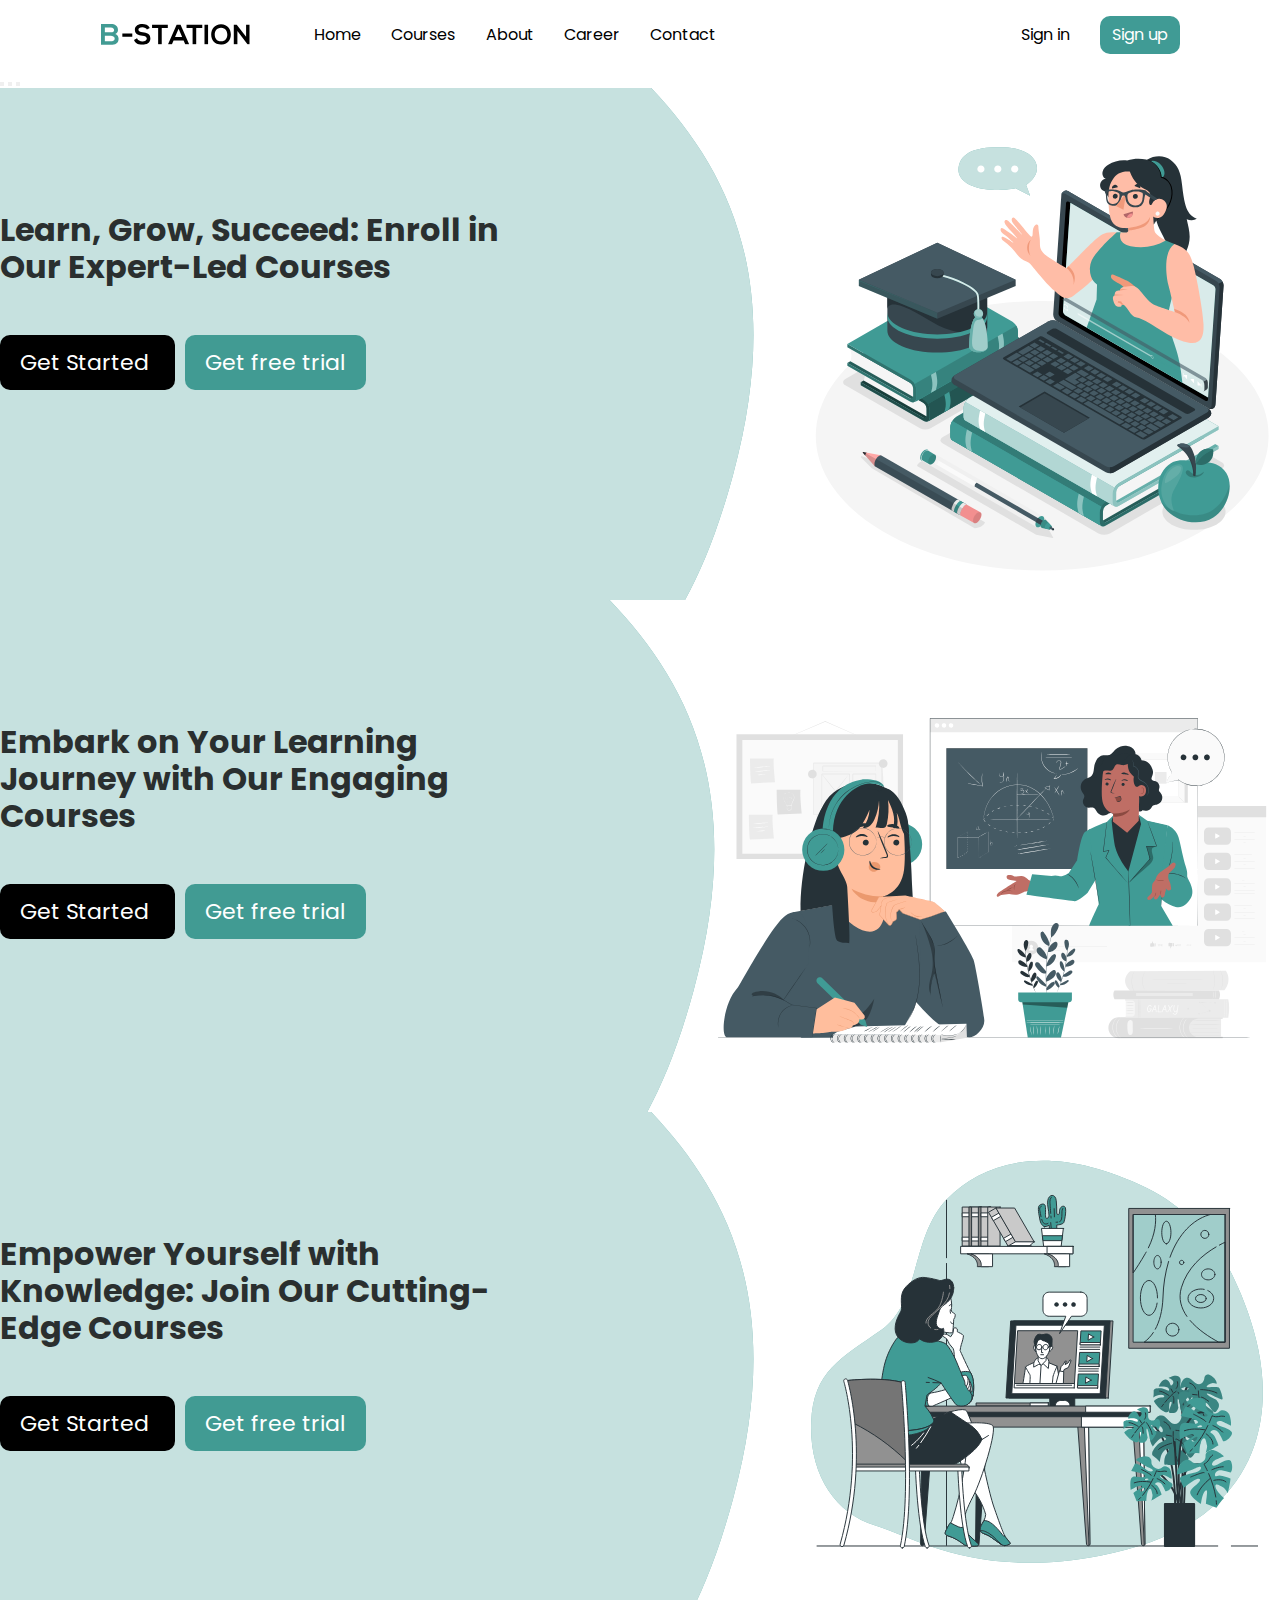
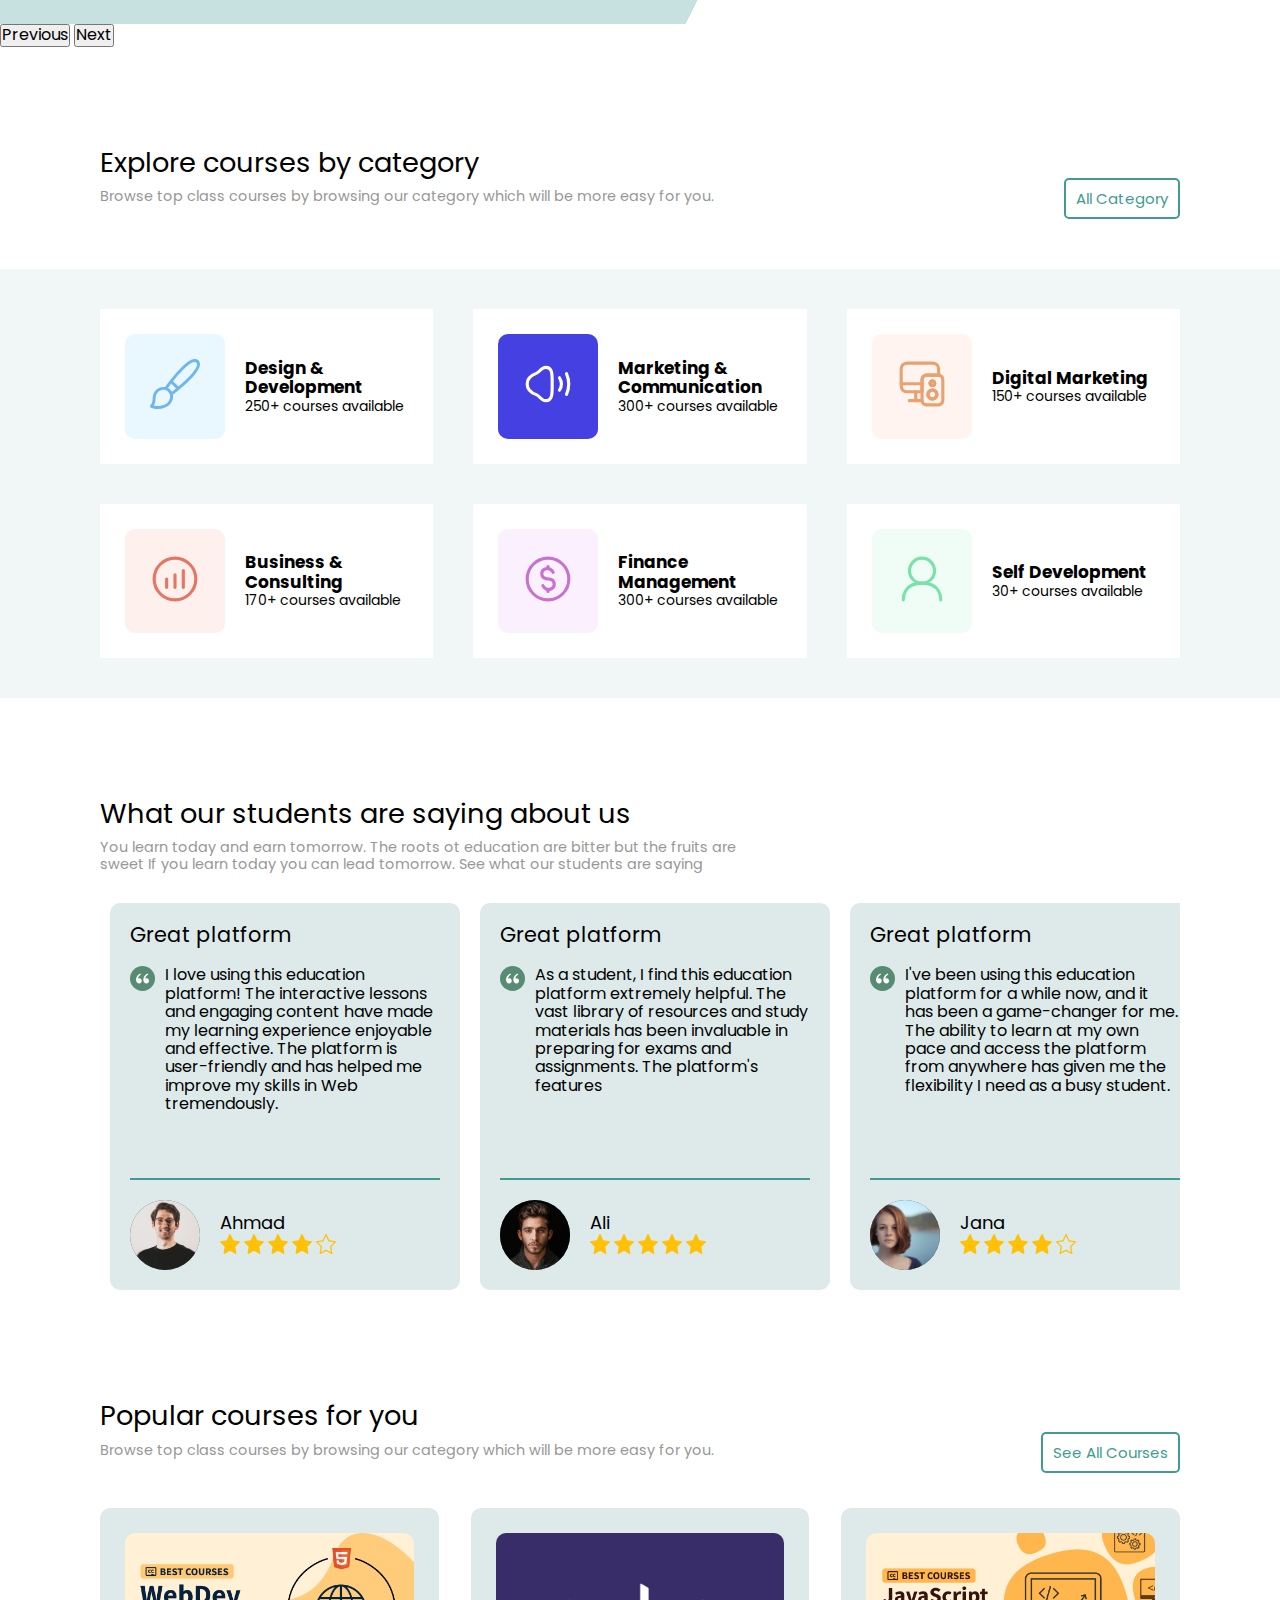
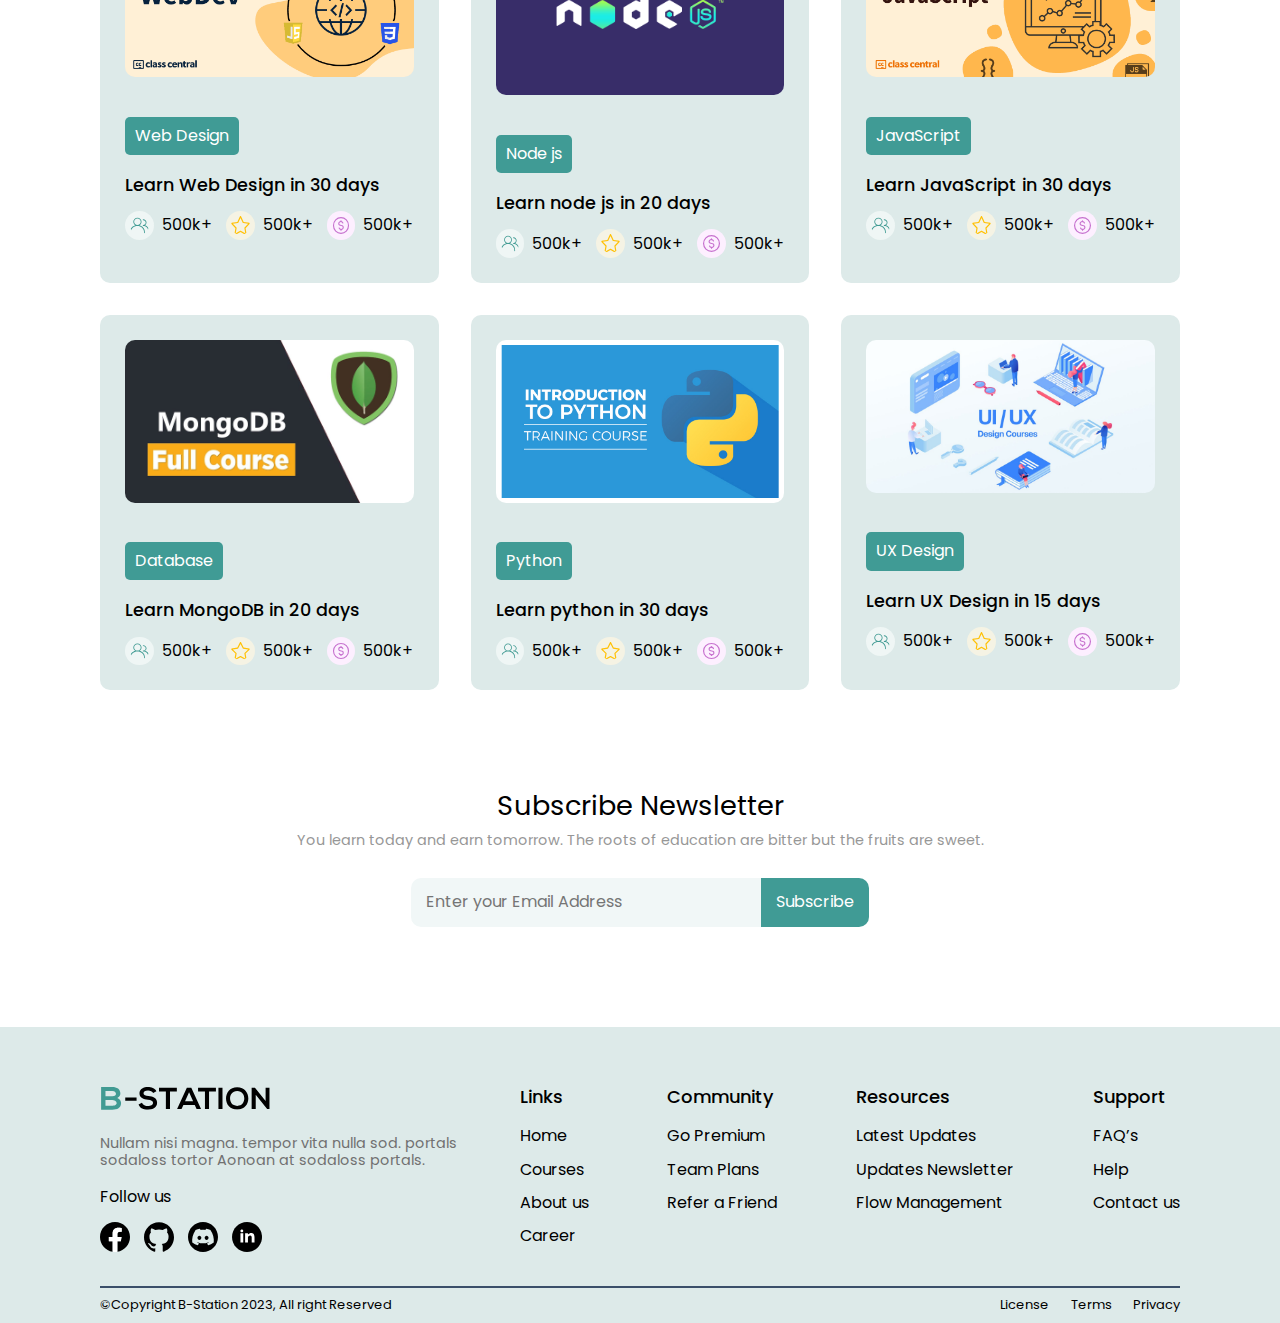
<file: index.html>
<!DOCTYPE html>
<html lang="en">
  <head>
    <meta charset="UTF-8" />
    <meta http-equiv="X-UA-Compatible" content="IE=edge" />
    <meta name="viewport" content="width=device-width, initial-scale=1.0" />
    <link rel="icon" type="image/x-icon" href="assets/icon/logo-b.svg" />
    <link rel="stylesheet" href="css/normalize.css" />
    <link rel="stylesheet" href="css/main-style.css" />

    <link
      href="https://cdn.jsdelivr.net/npm/bootstrap@5.3.0-alpha3/dist/css/bootstrap.min.css"
      rel="stylesheet"
      integrity="sha384-KK94CHFLLe+nY2dmCWGMq91rCGa5gtU4mk92HdvYe+M/SXH301p5ILy+dN9+nJOZ"
      crossorigin="anonymous"
    />
    <link rel="stylesheet" href="css/bootstrap-custom.css" />
    <title>B-Station</title>
  </head>
  <body>
    <!-- ------------------*** Header*** ------------------ -->
    <header>
      <nav class="my-navbar">
        <a href="index.html" class="nav-branding"
          ><img src="assets/icon/logo.svg" alt="logo"
        /></a>
        <ul class="nav-menu">
          <li class="nav-item">
            <a href="index.html" class="nav-link">Home</a>
          </li>
          <li class="nav-item">
            <a href="pages/courses.html" class="nav-link">Courses</a>
          </li>
          <li class="nav-item">
            <a href="pages/about.html" class="nav-link">About</a>
          </li>
          <li class="nav-item">
            <a href="pages/career.html" class="nav-link">Career</a>
          </li>

          <li class="nav-item flex-space">
            <a href="pages/contact.html" class="nav-link">Contact</a>
          </li>
          <li class="nav-item">
            <a href="pages/login.html" class="nav-link"> Sign in</a>
          </li>
          <li class="nav-item">
            <a href="pages/register.html" class="nav-link"> Sign up</a>
          </li>
        </ul>
        <div class="hamburger">
          <span class="bar"></span>
          <span class="bar"></span>
          <span class="bar"></span>
        </div>
      </nav>
    </header>
    <div style="width: 100%; height: 70px"></div>
    <!-- ------------------*** main *** ------------------ -->
    <main>
      <!-- ------------------*** slider *** ------------------ -->
      <div class="slider">
        <div id="hero-carousel" class="carousel slide" data-bs-ride="carousel">
          <div class="carousel-indicators">
            <button
              type="button"
              data-bs-target="#hero-carousel"
              data-bs-slide-to="0"
              class="active"
              aria-current="true"
              aria-label="Slide 1"
            ></button>
            <button
              type="button"
              data-bs-target="#hero-carousel"
              data-bs-slide-to="1"
              aria-label="Slide 2"
            ></button>
            <button
              type="button"
              data-bs-target="#hero-carousel"
              data-bs-slide-to="2"
              aria-label="Slide 3"
            ></button>
          </div>

          <div class="carousel-inner">
            <div class="carousel-item active c-item">
              <div class="overlay-image cover-2"></div>
              <div class="container">
                <h1>Learn, Grow, Succeed: Enroll in Our Expert-Led Courses</h1>
                <div class="custom-btn">
                  <a href="#" class="my-btn">Get Started </a>
                  <a href="#" class="my-btn"> Get free trial </a>
                </div>
              </div>
            </div>
            <div class="carousel-item c-item">
              <div class="overlay-image cover-1"></div>
              <div class="container">
                <h1>
                  Embark on Your Learning Journey with Our Engaging Courses
                </h1>
                <div class="custom-btn">
                  <a href="#" class="my-btn">Get Started </a>
                  <a href="#" class="my-btn"> Get free trial </a>
                </div>
              </div>
            </div>
            <div class="carousel-item c-item">
              <div class="overlay-image cover-3"></div>
              <div class="container">
                <h1>
                  Empower Yourself with Knowledge: Join Our Cutting-Edge Courses
                </h1>
                <div class="custom-btn">
                  <a href="#" class="my-btn">Get Started </a>
                  <a href="#" class="my-btn"> Get free trial </a>
                </div>
              </div>
            </div>
          </div>
          <button
            class="carousel-control-prev"
            type="button"
            data-bs-target="#hero-carousel"
            data-bs-slide="prev"
          >
            <span class="carousel-control-prev-icon" aria-hidden="true"></span>
            <span class="visually-hidden">Previous</span>
          </button>
          <button
            class="carousel-control-next"
            type="button"
            data-bs-target="#hero-carousel"
            data-bs-slide="next"
          >
            <span class="carousel-control-next-icon" aria-hidden="true"></span>
            <span class="visually-hidden">Next</span>
          </button>
        </div>
      </div>

      <!-- ------------------*** category *** ------------------ -->
      <section class="category">
        <div class="margin-cate">
          <div class="title">Explore courses by category</div>
          <div>
            <div class="sub-title">
              Browse top class courses by browsing our category which will be
              more easy for you.
            </div>
            <a href="#" class="outline-btn inside-btn">All Category</a>
          </div>
        </div>
        <div class="container-cards">
          <div class="card">
            <div class="icon-cate">
              <img src="assets/icon/paintbrush.svg" alt="" />
            </div>
            <div>
              <h6>Design & Development</h6>
              <p>250+ courses available</p>
            </div>
          </div>
          <div class="card">
            <div class="icon-cate">
              <img src="assets/icon/volume.svg" alt="" />
            </div>
            <div>
              <h6>Marketing & Communication</h6>
              <p>300+ courses available</p>
            </div>
          </div>
          <div class="card">
            <div class="icon-cate">
              <img src="assets/icon/digital.svg" alt="" />
            </div>
            <div>
              <h6>Digital Marketing</h6>
              <p>150+ courses available</p>
            </div>
          </div>
          <div class="card">
            <div class="icon-cate">
              <img src="assets/icon/circle-chart.svg" alt="" />
            </div>
            <div>
              <h6>Business & Consulting</h6>
              <p>170+ courses available</p>
            </div>
          </div>
          <div class="card">
            <div class="icon-cate">
              <img src="assets/icon/circle-dollar.svg" alt="" />
            </div>
            <div>
              <h6>Finance Management</h6>
              <p>300+ courses available</p>
            </div>
          </div>
          <div class="card">
            <div class="icon-cate">
              <img src="assets/icon/user-.svg" alt="" />
            </div>
            <div>
              <h6>Self Development</h6>
              <p>30+ courses available</p>
            </div>
          </div>
        </div>
        <div class="outside-btn">
          <div class="outline-btn">All Category</div>
        </div>
      </section>
      <!-- ------------------*** Students Opinions *** ------------------ -->
      <section class="students-opinions">
        <div class="title">What our students are saying about us</div>
        <div class="sub-title">
          You learn today and earn tomorrow. The roots ot education are bitter
          but the fruits are sweet If you learn today you can lead tomorrow. See
          what our students are saying
        </div>

        <div class="items">
          <div class="item">
            <div>Great platform</div>
            <div class="opinions">
              <img src="assets/icon/Quotation-mark.svg" alt="" />
              <div class="comment">
                I love using this education platform! The interactive lessons
                and engaging content have made my learning experience enjoyable
                and effective. The platform is user-friendly and has helped me
                improve my skills in Web tremendously.
              </div>
            </div>
            <div class="user">
              <img src="assets/images/user-1.webp" alt="" />
              <div class="name-rate">
                <div class="name">Ahmad</div>
                <div class="rate">
                  <img src="assets/icon/star.svg" alt="" />
                  <img src="assets/icon/star.svg" alt="" />
                  <img src="assets/icon/star.svg" alt="" />
                  <img src="assets/icon/star.svg" alt="" />
                  <img src="assets/icon/star-2.svg" alt="" />
                </div>
              </div>
            </div>
          </div>
          <div class="item">
            <div>Great platform</div>
            <div class="opinions">
              <img src="assets/icon/Quotation-mark.svg" alt="" />
              <div class="comment">
                As a student, I find this education platform extremely helpful.
                The vast library of resources and study materials has been
                invaluable in preparing for exams and assignments. The
                platform's features
              </div>
            </div>
            <div class="user">
              <img src="assets/images/user-4.webp" alt="" />
              <div class="name-rate">
                <div class="name">Ali</div>
                <div class="rate">
                  <img src="assets/icon/star.svg" alt="" />
                  <img src="assets/icon/star.svg" alt="" />
                  <img src="assets/icon/star.svg" alt="" />
                  <img src="assets/icon/star.svg" alt="" />
                  <img src="assets/icon/star.svg" alt="" />
                </div>
              </div>
            </div>
          </div>
          <div class="item">
            <div>Great platform</div>
            <div class="opinions">
              <img src="assets/icon/Quotation-mark.svg" alt="" />
              <div class="comment">
                I've been using this education platform for a while now, and it
                has been a game-changer for me. The ability to learn at my own
                pace and access the platform from anywhere has given me the
                flexibility I need as a busy student.
              </div>
            </div>
            <div class="user">
              <img src="assets/images/user-2.webp" alt="" />
              <div class="name-rate">
                <div class="name">Jana</div>
                <div class="rate">
                  <img src="assets/icon/star.svg" alt="" />
                  <img src="assets/icon/star.svg" alt="" />
                  <img src="assets/icon/star.svg" alt="" />
                  <img src="assets/icon/star.svg" alt="" />
                  <img src="assets/icon/star-2.svg" alt="" />
                </div>
              </div>
            </div>
          </div>
          <div class="item">
            <div>Great platform</div>
            <div class="opinions">
              <img src="assets/icon/Quotation-mark.svg" alt="" />
              <div class="comment">
                I've tried several education platforms, but this one stands out.
                The platform's practical approach to learning, with real-world
                examples and case studies, has helped me develop practical
                skills that I can apply in my future career.
              </div>
            </div>
            <div class="user">
              <img src="assets/images/user-5.webp" alt="" />
              <div class="name-rate">
                <div class="name">Mohammad</div>
                <div class="rate">
                  <img src="assets/icon/star.svg" alt="" />
                  <img src="assets/icon/star.svg" alt="" />
                  <img src="assets/icon/star.svg" alt="" />
                  <img src="assets/icon/star.svg" alt="" />
                  <img src="assets/icon/star.svg" alt="" />
                </div>
              </div>
            </div>
          </div>
          <div class="item">
            <div>Great platform</div>
            <div class="opinions">
              <img src="assets/icon/Quotation-mark.svg" alt="" />
              <div class="comment">
                I'm impressed with the quality of the instructors on this
                education platform. They are knowledgeable and passionate about
                their subjects, and their teaching style keeps me engaged and
                motivated to learn.
              </div>
            </div>
            <div class="user">
              <img src="assets/images/user-3.webp" alt="" />
              <div class="name-rate">
                <div class="name">dana</div>
                <div class="rate">
                  <img src="assets/icon/star.svg" alt="" />
                  <img src="assets/icon/star.svg" alt="" />
                  <img src="assets/icon/star.svg" alt="" />
                  <img src="assets/icon/star.svg" alt="" />
                  <img src="assets/icon/star-2.svg" alt="" />
                </div>
              </div>
            </div>
          </div>
        </div>
      </section>
      <!-- ------------------*** Courses *** ------------------ -->
      <section class="courses">
        <div class="title">Popular courses for you</div>
        <div>
          <div class="sub-title">
            Browse top class courses by browsing our category which will be more
            easy for you.
          </div>
          <a href="pages/courses.html" class="outline-btn inside-btn"
            >See All Courses</a
          >
        </div>
        <div class="cards">
          <div class="one-card">
            <img src="assets/images/course-1.png" alt="" />
            <a href="#"> Web Design</a>
            <p>Learn Web Design in 30 days</p>
            <div class="bottom-card">
              <div class="users">
                <img src="assets/icon/users.svg" alt="" />
                <div>500k+</div>
              </div>
              <div class="rating">
                <img src="assets/icon/star-2.svg" alt="" />
                <div>500k+</div>
              </div>
              <div class="price">
                <img src="assets/icon/circle-dollar.svg" alt="" />
                <div>500k+</div>
              </div>
            </div>
          </div>
          <div class="one-card">
            <img src="assets/images/nodejs.png" alt="" />
            <a href="#"> Node js</a>
            <p>Learn node js in 20 days</p>
            <div class="bottom-card">
              <div class="users">
                <img src="assets/icon/users.svg" alt="" />
                <div>500k+</div>
              </div>
              <div class="rating">
                <img src="assets/icon/star-2.svg" alt="" />
                <div>500k+</div>
              </div>
              <div class="price">
                <img src="assets/icon/circle-dollar.svg" alt="" />
                <div>500k+</div>
              </div>
            </div>
          </div>
          <div class="one-card">
            <img src="assets/images/JavaScript.png" alt="" />
            <a href="#"> JavaScript</a>
            <p>Learn JavaScript in 30 days</p>
            <div class="bottom-card">
              <div class="users">
                <img src="assets/icon/users.svg" alt="" />
                <div>500k+</div>
              </div>
              <div class="rating">
                <img src="assets/icon/star-2.svg" alt="" />
                <div>500k+</div>
              </div>
              <div class="price">
                <img src="assets/icon/circle-dollar.svg" alt="" />
                <div>500k+</div>
              </div>
            </div>
          </div>
          <div class="one-card">
            <img src="assets/images/mongodb.jpg" alt="" />
            <a href="#"> Database</a>
            <p>Learn MongoDB in 20 days</p>
            <div class="bottom-card">
              <div class="users">
                <img src="assets/icon/users.svg" alt="" />
                <div>500k+</div>
              </div>
              <div class="rating">
                <img src="assets/icon/star-2.svg" alt="" />
                <div>500k+</div>
              </div>
              <div class="price">
                <img src="assets/icon/circle-dollar.svg" alt="" />
                <div>500k+</div>
              </div>
            </div>
          </div>
          <div class="one-card">
            <img src="assets/images/python.png" alt="" />
            <a href="#"> Python</a>
            <p>Learn python in 30 days</p>
            <div class="bottom-card">
              <div class="users">
                <img src="assets/icon/users.svg" alt="" />
                <div>500k+</div>
              </div>
              <div class="rating">
                <img src="assets/icon/star-2.svg" alt="" />
                <div>500k+</div>
              </div>
              <div class="price">
                <img src="assets/icon/circle-dollar.svg" alt="" />
                <div>500k+</div>
              </div>
            </div>
          </div>
          <div class="one-card">
            <img src="assets/images/UX-design-courses.jpg" alt="" />
            <a href="#"> UX Design</a>
            <p>Learn UX Design in 15 days</p>
            <div class="bottom-card">
              <div class="users">
                <img src="assets/icon/users.svg" alt="" />
                <div>500k+</div>
              </div>
              <div class="rating">
                <img src="assets/icon/star-2.svg" alt="" />
                <div>500k+</div>
              </div>
              <div class="price">
                <img src="assets/icon/circle-dollar.svg" alt="" />
                <div>500k+</div>
              </div>
            </div>
          </div>
        </div>
        <div class="outside-btn">
          <a href="pages/courses.html" class="outline-btn">See All Courses</a>
        </div>
      </section>
      <!-- ------------------*** Newsletter *** ------------------ -->
      <section class="newsletter">
        <div class="title">Subscribe Newsletter</div>
        <div class="sub-title">
          You learn today and earn tomorrow. The roots of education are bitter
          but the fruits are sweet.
        </div>
        <div class="form-news">
          <form action="">
            <input type="text" placeholder="Enter your Email Address" />
            <input type="submit" value="Subscribe" />
          </form>
        </div>
      </section>
    </main>
    <!-- ------------------*** Footer *** ------------------ -->

    <section class="section-footer">
      <footer class="top">
        <div class="logo-footer">
          <img src="assets/icon/logo.svg" />
          <div class="description">
            Nullam nisi magna. tempor vita nulla sod. portals sodaloss tortor
            Aonoan at sodaloss portals.
          </div>
          <div>Follow us</div>
          <div class="social-media">
            <img src="assets/icon/facebook.svg" alt="facebook" />
            <img src="assets/icon/github.svg" alt="facebook" />
            <img src="assets/icon/discord.svg" alt="facebook" />
            <img src="assets/icon/linkedin.svg" alt="facebook" />
          </div>
        </div>

        <div class="my-links">
          <div>
            <h2>Links</h2>
            <a href="#">Home</a>
            <a href="#">Courses</a>
            <a href="#">About us</a>
            <a href="#">Career</a>
          </div>
          <div>
            <h2>Community</h2>
            <a href="#">Go Premium</a>
            <a href="#">Team Plans</a>
            <a href="#">Refer a Friend</a>
          </div>
          <div>
            <h2>Resources</h2>
            <a href="#">Latest Updates</a>
            <a href="#">Updates Newsletter</a>
            <a href="#">Flow Management</a>
          </div>
          <div>
            <h2>Support</h2>
            <a href="#">FAQ’s</a>
            <a href="#">Help</a>
            <a href="#">Contact us</a>
          </div>
        </div>
      </footer>
      <footer class="bottom">
        <div class="legal">
          <div>&copy;Copyright B-Station 2023, All right Reserved</div>
          <div>
            <a href="#"> License </a>
            <a href="#"> Terms </a>
            <a href="#"> Privacy </a>
          </div>
        </div>
      </footer>
    </section>
    <script src="javascript/script.js"></script>
    <script
      src="https://cdn.jsdelivr.net/npm/bootstrap@5.3.0-alpha3/dist/js/bootstrap.bundle.min.js"
      integrity="sha384-ENjdO4Dr2bkBIFxQpeoTz1HIcje39Wm4jDKdf19U8gI4ddQ3GYNS7NTKfAdVQSZe"
      crossorigin="anonymous"
    ></script>
  </body>
</html>
</file>
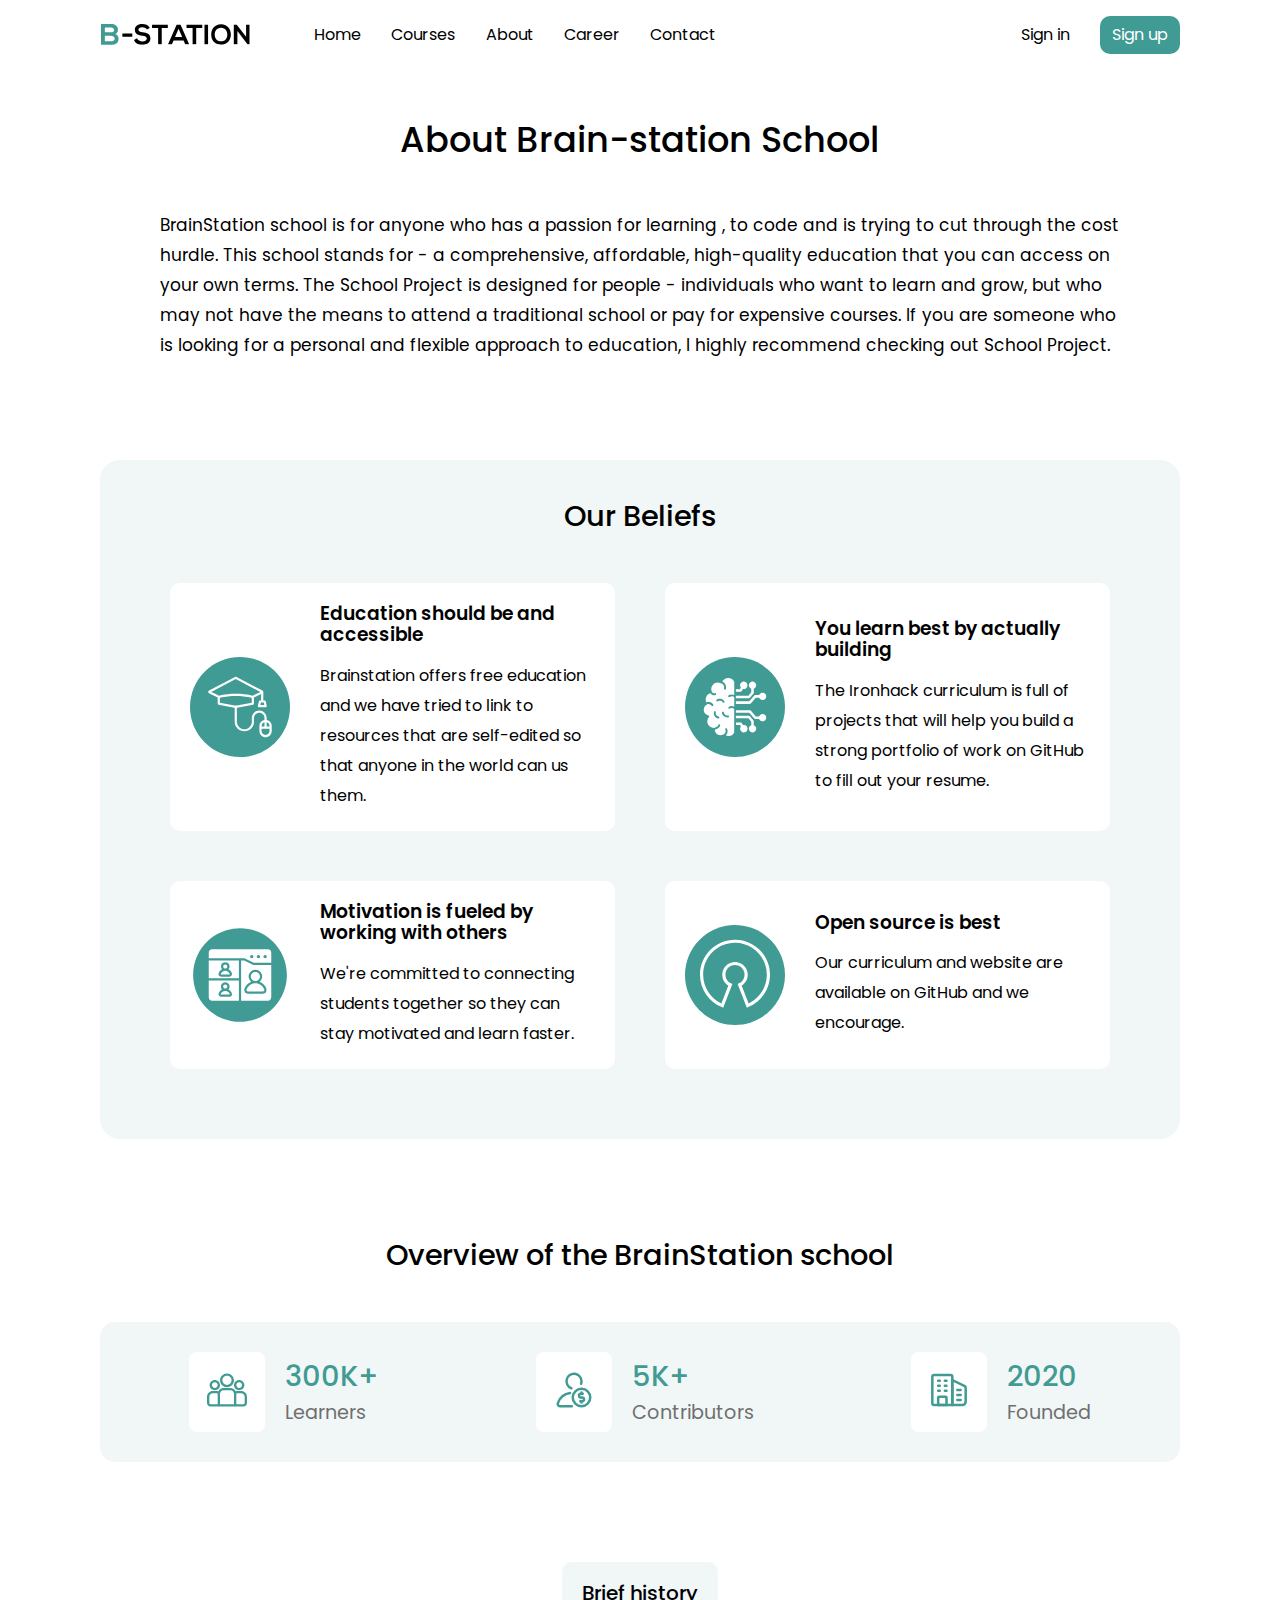
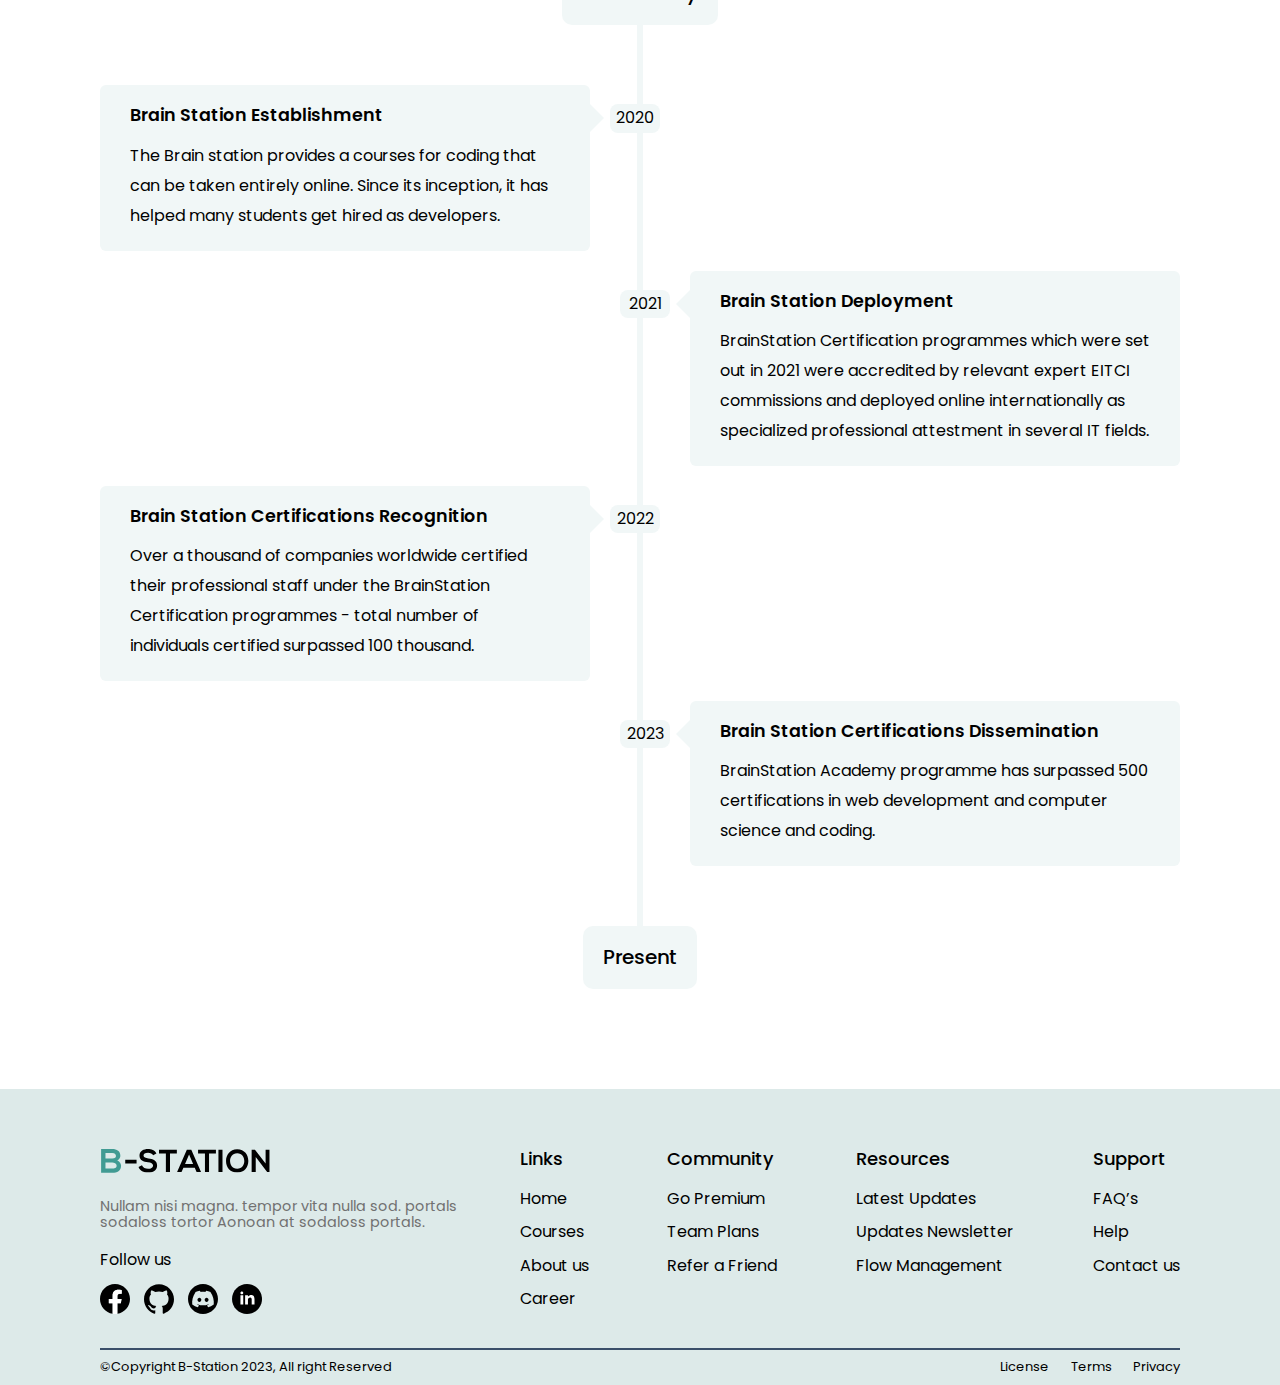
<file: pages/about.html>
<!DOCTYPE html>
<html lang="en">
  <head>
    <meta charset="UTF-8" />
    <meta http-equiv="X-UA-Compatible" content="IE=edge" />
    <meta name="viewport" content="width=device-width, initial-scale=1.0" />
    <link rel="icon" type="image/x-icon" href="../assets/icon/logo-b.svg" />
    <link rel="stylesheet" href="../css/normalize.css" />
    <link rel="stylesheet" href="../css/main-style.css" />
    <link rel="stylesheet" href="../css/about.css" />
    <title>About</title>
  </head>
  <body>
    <!-- ------------------*** Header*** ------------------ -->
    <header>
      <nav class="my-navbar">
        <a href="../index.html" class="nav-branding"
          ><img src="../assets/icon/logo.svg" alt="logo"
        /></a>
        <ul class="nav-menu">
          <li class="nav-item">
            <a href="../index.html" class="nav-link">Home</a>
          </li>
          <li class="nav-item">
            <a href="courses.html" class="nav-link">Courses</a>
          </li>
          <li class="nav-item">
            <a href="about.html" class="nav-link">About</a>
          </li>
          <li class="nav-item">
            <a href="career.html" class="nav-link">Career</a>
          </li>

          <li class="nav-item flex-space">
            <a href="contact.html" class="nav-link">Contact</a>
          </li>
          <li class="nav-item">
            <a href="login.html" class="nav-link"> Sign in</a>
          </li>
          <li class="nav-item">
            <a href="register.html" class="nav-link"> Sign up</a>
          </li>
        </ul>
        <div class="hamburger">
          <span class="bar"></span>
          <span class="bar"></span>
          <span class="bar"></span>
        </div>
      </nav>
    </header>
    <div style="width: 100%; height: 70px"></div>
    <!-- ------------------------------------*** main *** ------------------ -->
    <main>
      <section class="about">
        <h1 class="heading-about">About Brain-station School</h1>
        <p class="description-about">
          BrainStation school is for anyone who has a passion for learning , to
          code and is trying to cut through the cost hurdle. This school stands
          for - a comprehensive, affordable, high-quality education that you can
          access on your own terms. The School Project is designed for people -
          individuals who want to learn and grow, but who may not have the means
          to attend a traditional school or pay for expensive courses. If you
          are someone who is looking for a personal and flexible approach to
          education, I highly recommend checking out School Project.
        </p>
        <!-- ------------*** our-beliefs ***  ------------ -->

        <div class="our-beliefs">
          <h1 class="title">Our Beliefs</h1>
          <div class="beliefs">
            <div class="card-beliefs">
              <img src="../assets/icon/education.svg" alt="" />
              <div>
                <h3>Education should be and accessible</h3>
                <p>
                  Brainstation offers free education and we have tried to link
                  to resources that are self-edited so that anyone in the world
                  can us them.
                </p>
              </div>
            </div>
            <div class="card-beliefs">
              <img src="../assets/icon/brain.svg" alt="" />
              <div>
                <h3>You learn best by actually building</h3>
                <p>
                  The Ironhack curriculum is full of projects that will help you
                  build a strong portfolio of work on GitHub to fill out your
                  resume.
                </p>
              </div>
            </div>
            <div class="card-beliefs">
              <img src="../assets/icon/other-user.svg" alt="" />
              <div>
                <h3>Motivation is fueled by working with others</h3>
                <p>
                  We're committed to connecting students together so they can
                  stay motivated and learn faster.
                </p>
              </div>
            </div>
            <div class="card-beliefs">
              <img src="../assets/icon/open-source.svg" alt="" />
              <div>
                <h3 class="margin-last-item">Open source is best</h3>
                <p>
                  Our curriculum and website are available on GitHub and we
                  encourage.
                </p>
              </div>
            </div>
          </div>
        </div>

        <!-- ------------*** Overviews ***  ------------ -->
        <div class="Overviews">
          <h1 class="title">Overview of the BrainStation school</h1>
          <div class="box-info">
            <div class="container-info">
              <div class="card-info">
                <div><img src="../assets/icon/students.svg" alt="" /></div>
                <div class="text-info">
                  <span>300K+</span>
                  <span>Learners</span>
                </div>
              </div>
            </div>

            <div class="container-info">
              <div class="card-info">
                <div><img src="../assets/icon/contributor.svg" alt="" /></div>
                <div class="text-info">
                  <span>5K+</span>
                  <span>Contributors</span>
                </div>
              </div>
            </div>
            <div class="container-info">
              <div class="card-info">
                <div><img src="../assets/icon/established.svg" alt="" /></div>
                <div class="text-info">
                  <span>2020</span>
                  <span>Founded</span>
                </div>
              </div>
            </div>
          </div>
        </div>

        <!-- ------------*** TimeLine ***  ------------ -->
        <div class="timeline">
          <div class="box-history start"><div>Brief history</div></div>
          <div class="container left-container">
            <div>2020</div>
            <div class="text-box">
              <h3>brain station establishment</h3>
              <p>
                The Brain station provides a courses for coding that can be
                taken entirely online. Since its inception, it has helped many
                students get hired as developers.
              </p>
              <span class="container-arrow left-container-arrow"></span>
            </div>
          </div>

          <div class="container right-container">
            <div>2021</div>
            <div class="text-box">
              <h3>brain station deployment</h3>
              <p>
                BrainStation Certification programmes which were set out in 2021
                were accredited by relevant expert EITCI commissions and
                deployed online internationally as specialized professional
                attestment in several IT fields.
              </p>
              <span class="container-arrow right-container-arrow"></span>
            </div>
          </div>

          <div class="container left-container">
            <div>2022</div>
            <div class="text-box">
              <h3>brain station certifications recognition</h3>
              <p>
                Over a thousand of companies worldwide certified their
                professional staff under the BrainStation Certification
                programmes - total number of individuals certified surpassed 100
                thousand.
              </p>
              <span class="container-arrow left-container-arrow"></span>
            </div>
          </div>

          <div class="container right-container">
            <div>2023</div>
            <div class="text-box">
              <h3>brain station certifications dissemination</h3>
              <p>
                BrainStation Academy programme has surpassed 500 certifications
                in web development and computer science and coding.
              </p>
              <span class="container-arrow right-container-arrow"></span>
            </div>
          </div>
          <div class="box-history end"><div>Present</div></div>
        </div>
      </section>
    </main>
    <!-- ------------------*** Footer *** ------------------ -->

    <section class="section-footer">
      <footer class="top">
        <div class="logo-footer">
          <img src="../assets/icon/logo.svg" />
          <div class="description">
            Nullam nisi magna. tempor vita nulla sod. portals sodaloss tortor
            Aonoan at sodaloss portals.
          </div>
          <div>Follow us</div>
          <div class="social-media">
            <img src="../assets/icon/facebook.svg" alt="facebook" />
            <img src="../assets/icon/github.svg" alt="facebook" />
            <img src="../assets/icon/discord.svg" alt="facebook" />
            <img src="../assets/icon/linkedin.svg" alt="facebook" />
          </div>
        </div>

        <div class="my-links">
          <div>
            <h2>Links</h2>
            <a href="#">Home</a>
            <a href="#">Courses</a>
            <a href="#">About us</a>
            <a href="#">Career</a>
          </div>
          <div>
            <h2>Community</h2>
            <a href="#">Go Premium</a>
            <a href="#">Team Plans</a>
            <a href="#">Refer a Friend</a>
          </div>
          <div>
            <h2>Resources</h2>
            <a href="#">Latest Updates</a>
            <a href="#">Updates Newsletter</a>
            <a href="#">Flow Management</a>
          </div>
          <div>
            <h2>Support</h2>
            <a href="#">FAQ’s</a>
            <a href="#">Help</a>
            <a href="#">Contact us</a>
          </div>
        </div>
      </footer>
      <footer class="bottom">
        <div class="legal">
          <div>&copy;Copyright B-Station 2023, All right Reserved</div>
          <div>
            <a href="#"> License </a>
            <a href="#"> Terms </a>
            <a href="#"> Privacy </a>
          </div>
        </div>
      </footer>
    </section>
    <script src="../javascript/script.js"></script>
  </body>
</html>
</file>
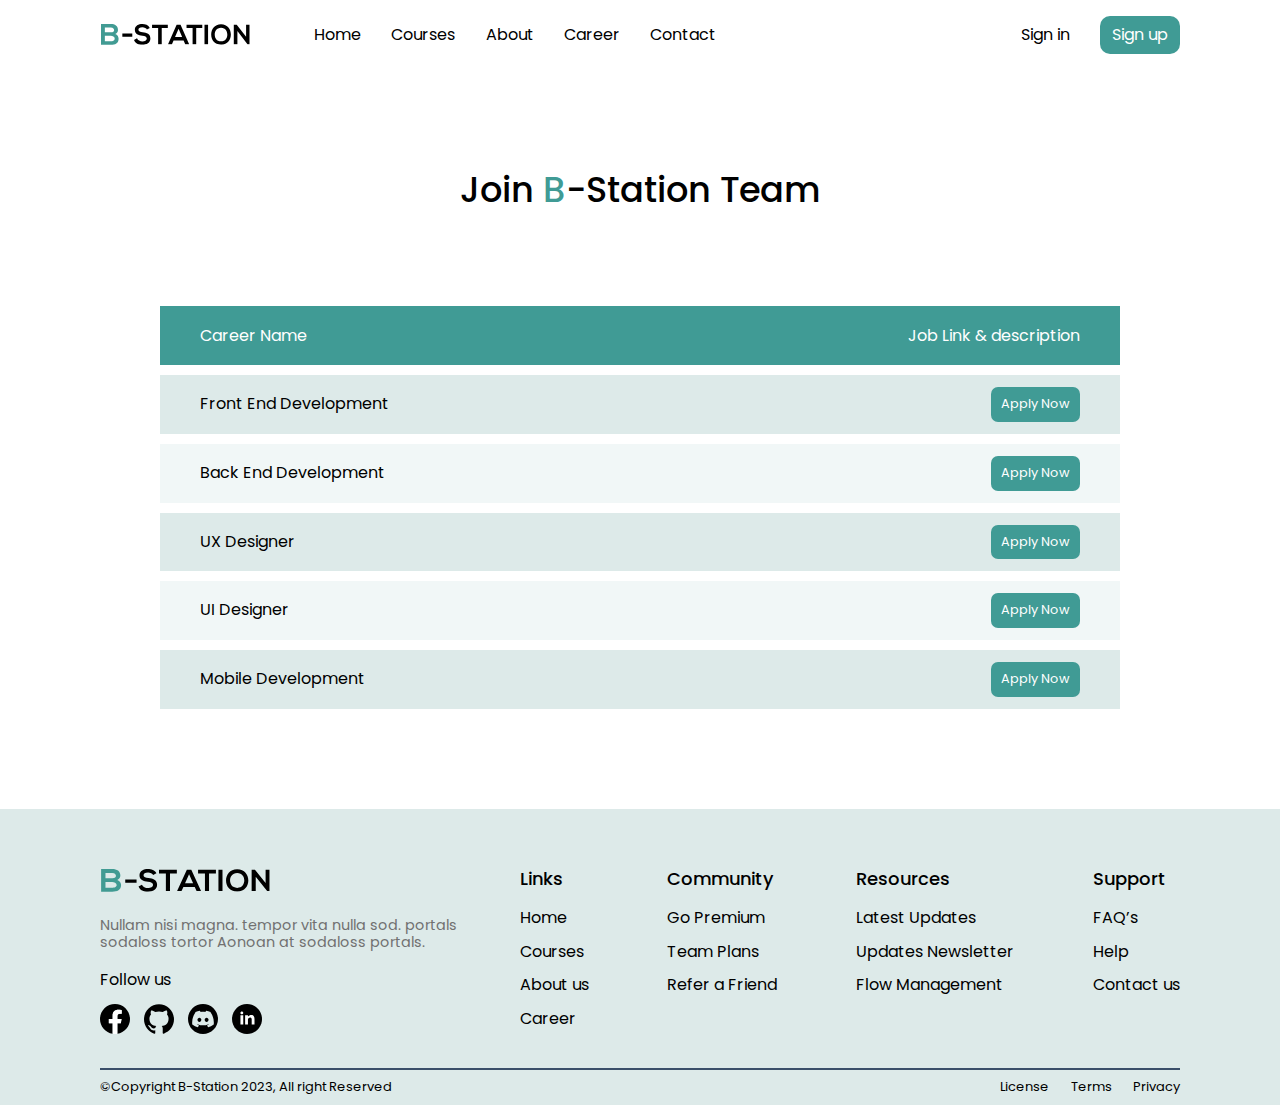
<file: pages/career.html>
<!DOCTYPE html>
<html lang="en">
  <head>
    <meta charset="UTF-8" />
    <meta http-equiv="X-UA-Compatible" content="IE=edge" />
    <meta name="viewport" content="width=device-width, initial-scale=1.0" />
    <link rel="icon" type="image/x-icon" href="../assets/icon/logo-b.svg" />
    <link rel="stylesheet" href="../css/normalize.css" />
    <link rel="stylesheet" href="../css/main-style.css" />
    <link rel="stylesheet" href="../css/career.css" />
    <title>Career</title>
  </head>
  <body>
    <!-- ------------------*** Header*** ------------------ -->
    <header>
      <nav class="my-navbar">
        <a href="../index.html" class="nav-branding"
          ><img src="../assets/icon/logo.svg" alt="logo"
        /></a>
        <ul class="nav-menu">
          <li class="nav-item">
            <a href="../index.html" class="nav-link">Home</a>
          </li>
          <li class="nav-item">
            <a href="courses.html" class="nav-link">Courses</a>
          </li>
          <li class="nav-item">
            <a href="about.html" class="nav-link">About</a>
          </li>
          <li class="nav-item">
            <a href="career.html" class="nav-link">Career</a>
          </li>

          <li class="nav-item flex-space">
            <a href="contact.html" class="nav-link">Contact</a>
          </li>
          <li class="nav-item">
            <a href="login.html" class="nav-link"> Sign in</a>
          </li>
          <li class="nav-item">
            <a href="register.html" class="nav-link"> Sign up</a>
          </li>
        </ul>
        <div class="hamburger">
          <span class="bar"></span>
          <span class="bar"></span>
          <span class="bar"></span>
        </div>
      </nav>
    </header>
    <div style="width: 100%; height: 70px"></div>
    <!-- ------------------*** main *** ------------------ -->
    <main>
      <!-- ------------------*** Career Page *** ------------------ -->
      <section class="career">
        <h1>Join <span>B</span>-Station Team</h1>
        <div class="career-container">
          <div class="career-header job">
            <div>Career Name</div>
            <div>Job Link & description</div>
          </div>
          <div class="job-link job">
            <div>Front End Development</div>
            <button>Apply Now</button>
          </div>
          <div class="job-link job">
            <div>Back End Development</div>
            <button>Apply Now</button>
          </div>
          <div class="job-link job">
            <div>UX Designer</div>
            <button>Apply Now</button>
          </div>
          <div class="job-link job">
            <div>UI Designer</div>
            <button>Apply Now</button>
          </div>
          <div class="job-link job">
            <div>Mobile Development</div>
            <button>Apply Now</button>
          </div>
        </div>
      </section>
    </main>
    <!-- ------------------*** Footer *** ------------------ -->

    <section class="section-footer">
      <footer class="top">
        <div class="logo-footer">
          <img src="../assets/icon/logo.svg" />
          <div class="description">
            Nullam nisi magna. tempor vita nulla sod. portals sodaloss tortor
            Aonoan at sodaloss portals.
          </div>
          <div>Follow us</div>
          <div class="social-media">
            <img src="../assets/icon/facebook.svg" alt="facebook" />
            <img src="../assets/icon/github.svg" alt="facebook" />
            <img src="../assets/icon/discord.svg" alt="facebook" />
            <img src="../assets/icon/linkedin.svg" alt="facebook" />
          </div>
        </div>

        <div class="my-links">
          <div>
            <h2>Links</h2>
            <a href="#">Home</a>
            <a href="#">Courses</a>
            <a href="#">About us</a>
            <a href="#">Career</a>
          </div>
          <div>
            <h2>Community</h2>
            <a href="#">Go Premium</a>
            <a href="#">Team Plans</a>
            <a href="#">Refer a Friend</a>
          </div>
          <div>
            <h2>Resources</h2>
            <a href="#">Latest Updates</a>
            <a href="#">Updates Newsletter</a>
            <a href="#">Flow Management</a>
          </div>
          <div>
            <h2>Support</h2>
            <a href="#">FAQ’s</a>
            <a href="#">Help</a>
            <a href="#">Contact us</a>
          </div>
        </div>
      </footer>
      <footer class="bottom">
        <div class="legal">
          <div>&copy;Copyright B-Station 2023, All right Reserved</div>
          <div>
            <a href="#"> License </a>
            <a href="#"> Terms </a>
            <a href="#"> Privacy </a>
          </div>
        </div>
      </footer>
    </section>
    <script src="../javascript/script.js"></script>
  </body>
</html>
</file>
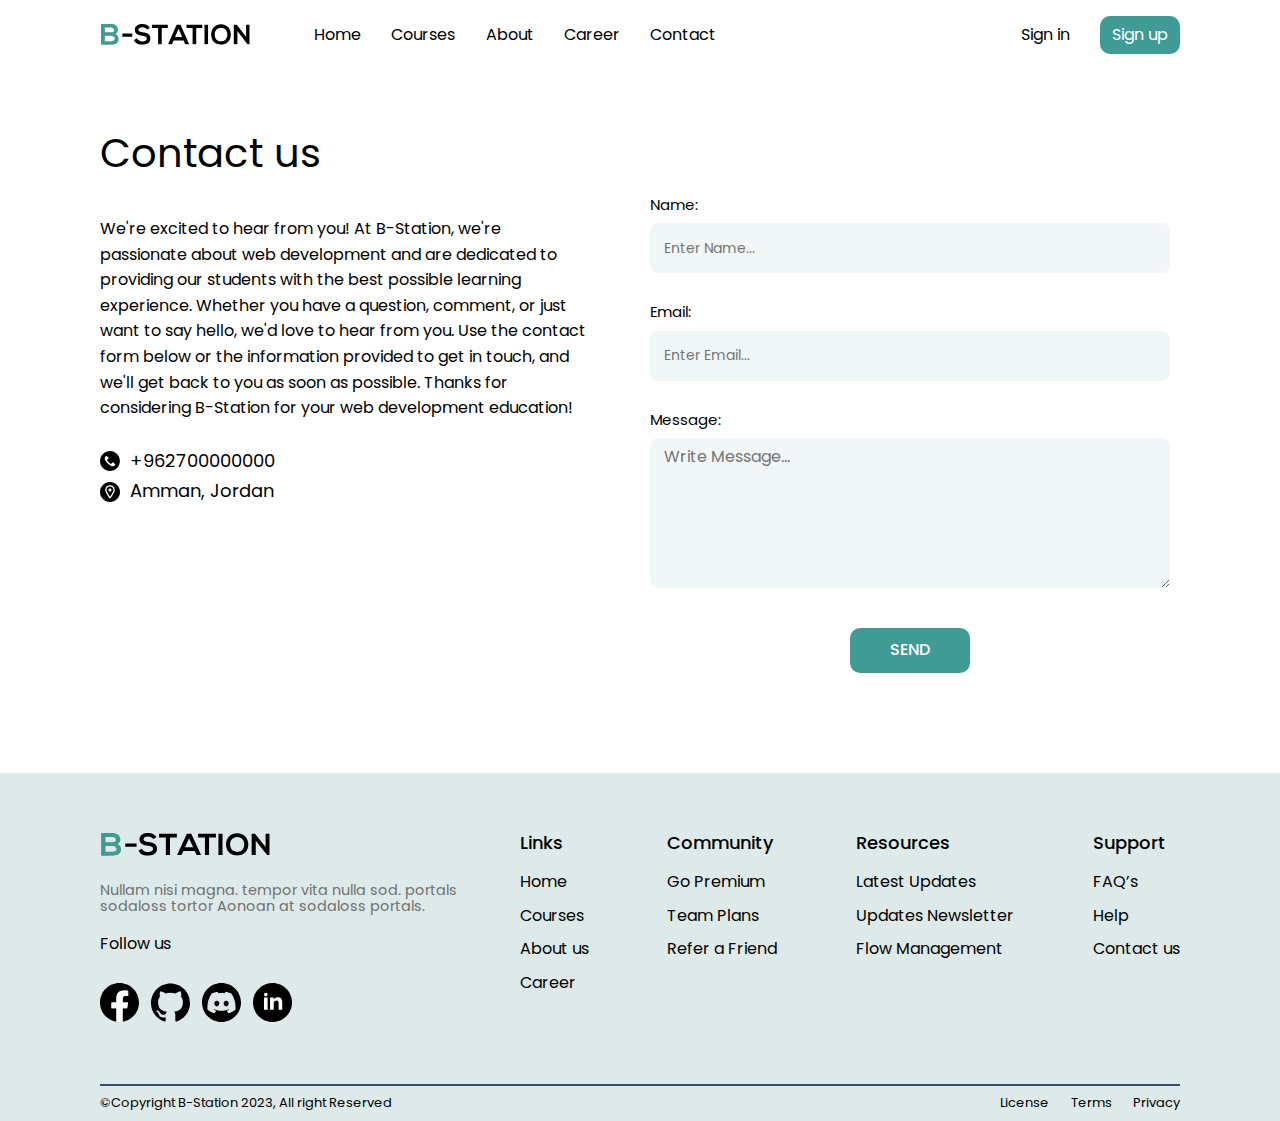
<file: pages/contact.html>
<!DOCTYPE html>
<html lang="en">
  <head>
    <meta charset="UTF-8" />
    <meta http-equiv="X-UA-Compatible" content="IE=edge" />
    <meta name="viewport" content="width=device-width, initial-scale=1.0" />
    <link rel="icon" type="image/x-icon" href="../assets/icon/logo-b.svg" />
    <link rel="stylesheet" href="../css/normalize.css" />
    <link rel="stylesheet" href="../css/main-style.css" />
    <link rel="stylesheet" href="../css/contact.css" />
    <title>Contact us</title>
  </head>
  <body>
    <!-- ------------------*** Header*** ------------------ -->
    <header>
      <nav class="my-navbar">
        <a href="../index.html" class="nav-branding"
          ><img src="../assets/icon/logo.svg" alt="logo"
        /></a>
        <ul class="nav-menu">
          <li class="nav-item">
            <a href="../index.html" class="nav-link">Home</a>
          </li>
          <li class="nav-item">
            <a href="courses.html" class="nav-link">Courses</a>
          </li>
          <li class="nav-item">
            <a href="about.html" class="nav-link">About</a>
          </li>
          <li class="nav-item">
            <a href="career.html" class="nav-link">Career</a>
          </li>

          <li class="nav-item flex-space">
            <a href="contact.html" class="nav-link">Contact</a>
          </li>
          <li class="nav-item">
            <a href="login.html" class="nav-link"> Sign in</a>
          </li>
          <li class="nav-item">
            <a href="register.html" class="nav-link"> Sign up</a>
          </li>
        </ul>
        <div class="hamburger">
          <span class="bar"></span>
          <span class="bar"></span>
          <span class="bar"></span>
        </div>
      </nav>
    </header>
    <div style="width: 100%; height: 70px"></div>

    <!-- ------------------*** Contact *** ------------------ -->

    <section class="contact-us">
      <div class="title-section">Contact us</div>
      <div class="container-contact">
        <div>
          <div class="sub-title">
            We're excited to hear from you! At B-Station, we're passionate about
            web development and are dedicated to providing our students with the
            best possible learning experience. Whether you have a question,
            comment, or just want to say hello, we'd love to hear from you. Use
            the contact form below or the information provided to get in touch,
            and we'll get back to you as soon as possible. Thanks for
            considering B-Station for your web development education!
          </div>
          <div class="phone">
            <img src="../assets/icon/phone.svg" alt="" />
            <div><a href="tel: +962700000000"> +962700000000</a></div>
          </div>
          <div class="location">
            <img src="../assets/icon/location.svg" alt="" />
            <div>Amman, Jordan</div>
          </div>
          <!-- <div class="social-media">
            <a href="#" target="_blank">
              <img src="../assets/icon/github.svg" alt=""
            /></a>
            <a href="#" target="_blank"
              ><img src="../assets/icon/email.svg" alt=""
            /></a>
            <a href="#" target="_blank">
              <img src="../assets/icon/linkedin.svg" alt=""
            /></a>
            <a href="#"> <img src="../assets/icon/facebook.svg" alt="" /></a>
          </div> -->
        </div>
        <form class="form">
          <div class="div-text">
            <label>Name:</label>
            <input type="text" placeholder=" Enter Name..." required />
          </div>
          <div class="div-text">
            <label>Email:</label>
            <input type="email" placeholder=" Enter Email..." required />
          </div>
          <div class="div-textarea">
            <label>Message:</label>
            <textarea
              name="Address"
              placeholder=" Write Message..."
              required
            ></textarea>
          </div>
          <div class="button">
            <input type="submit" value="send" />
          </div>
        </form>
      </div>
    </section>
    <!-- ------------------*** Footer *** ------------------ -->

    <section class="section-footer">
      <footer class="top">
        <div class="logo-footer">
          <img src="../assets/icon/logo.svg" />
          <div class="description">
            Nullam nisi magna. tempor vita nulla sod. portals sodaloss tortor
            Aonoan at sodaloss portals.
          </div>
          <div>Follow us</div>
          <div class="social-media">
            <img src="../assets/icon/facebook.svg" alt="facebook" />
            <img src="../assets/icon/github.svg" alt="facebook" />
            <img src="../assets/icon/discord.svg" alt="facebook" />
            <img src="../assets/icon/linkedin.svg" alt="facebook" />
          </div>
        </div>

        <div class="my-links">
          <div>
            <h2>Links</h2>
            <a href="#">Home</a>
            <a href="#">Courses</a>
            <a href="#">About us</a>
            <a href="#">Career</a>
          </div>
          <div>
            <h2>Community</h2>
            <a href="#">Go Premium</a>
            <a href="#">Team Plans</a>
            <a href="#">Refer a Friend</a>
          </div>
          <div>
            <h2>Resources</h2>
            <a href="#">Latest Updates</a>
            <a href="#">Updates Newsletter</a>
            <a href="#">Flow Management</a>
          </div>
          <div>
            <h2>Support</h2>
            <a href="#">FAQ’s</a>
            <a href="#">Help</a>
            <a href="#">Contact us</a>
          </div>
        </div>
      </footer>
      <footer class="bottom">
        <div class="legal">
          <div>&copy;Copyright B-Station 2023, All right Reserved</div>
          <div>
            <a href="#"> License </a>
            <a href="#"> Terms </a>
            <a href="#"> Privacy </a>
          </div>
        </div>
      </footer>
    </section>
    <script src="../javascript/script.js"></script>
  </body>
</html>
</file>
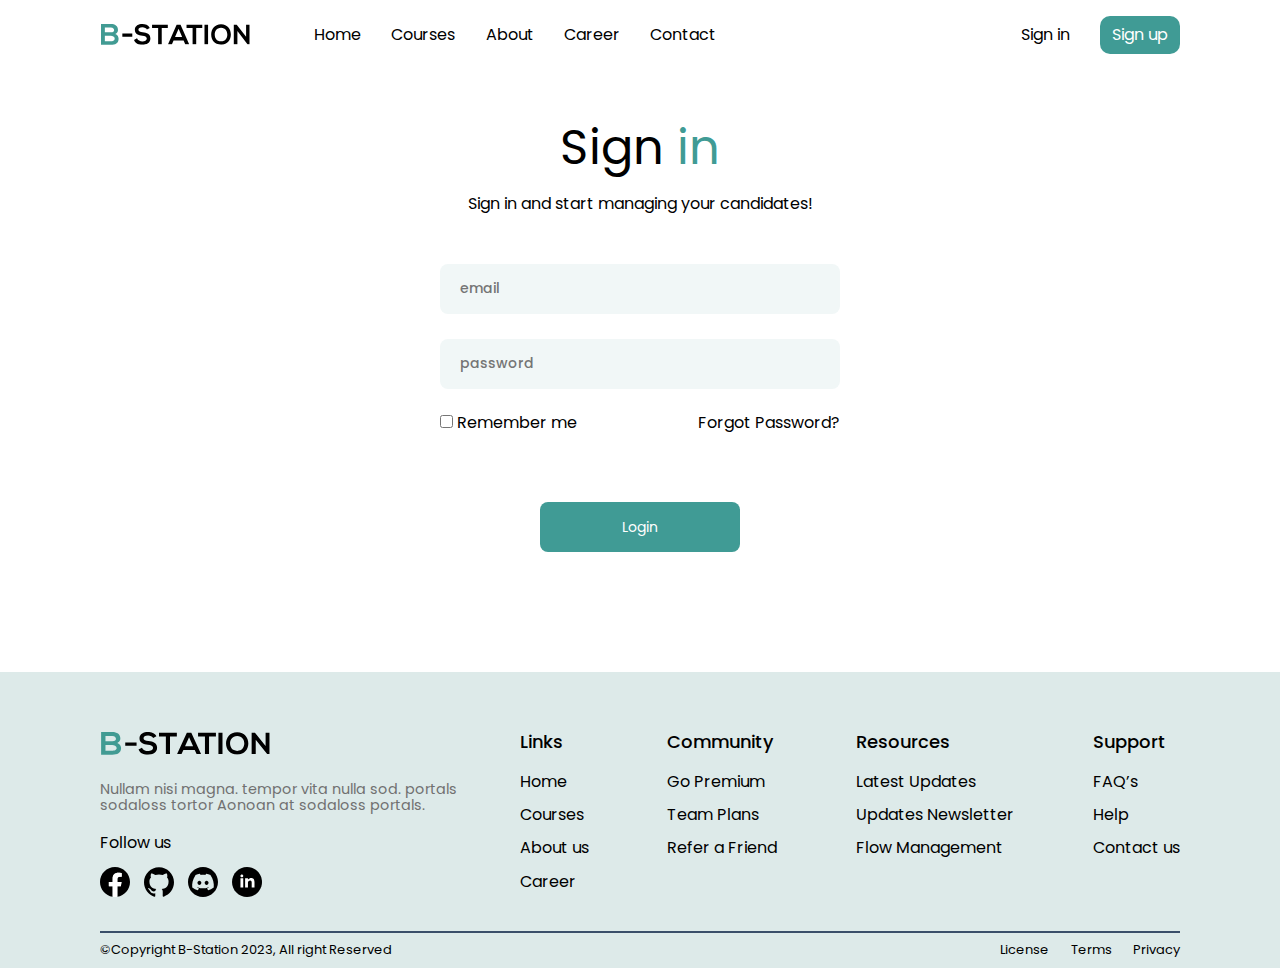
<file: pages/login.html>
<!DOCTYPE html>
<html lang="en">
  <head>
    <meta charset="UTF-8" />
    <meta http-equiv="X-UA-Compatible" content="IE=edge" />
    <meta name="viewport" content="width=device-width, initial-scale=1.0" />
    <link rel="icon" type="image/x-icon" href="../assets/icon/logo-b.svg" />
    <link rel="stylesheet" href="../css/normalize.css" />
    <link rel="stylesheet" href="../css/main-style.css" />
    <link rel="stylesheet" href="../css/login.css" />
    <title>Sign in</title>
  </head>
  <body>
    <!-- ------------------*** Header*** ------------------ -->
    <header>
      <nav class="my-navbar">
        <a href="../index.html" class="nav-branding"
          ><img src="../assets/icon/logo.svg" alt="logo"
        /></a>
        <ul class="nav-menu">
          <li class="nav-item">
            <a href="../index.html" class="nav-link">Home</a>
          </li>
          <li class="nav-item">
            <a href="courses.html" class="nav-link">Courses</a>
          </li>
          <li class="nav-item">
            <a href="about.html" class="nav-link">About</a>
          </li>
          <li class="nav-item">
            <a href="career.html" class="nav-link">Career</a>
          </li>

          <li class="nav-item flex-space">
            <a href="contact.html" class="nav-link">Contact</a>
          </li>
          <li class="nav-item">
            <a href="login.html" class="nav-link"> Sign in</a>
          </li>
          <li class="nav-item">
            <a href="register.html" class="nav-link"> Sign up</a>
          </li>
        </ul>
        <div class="hamburger">
          <span class="bar"></span>
          <span class="bar"></span>
          <span class="bar"></span>
        </div>
      </nav>
    </header>
    <div style="width: 100%; height: 70px"></div>
    <!-- ------------------*** main *** ------------------ -->
    <main>
      <!-- ------------------*** SignIN Pages *** ------------------ -->
      <section class="sign-in-up center-flex">
        <div class="title">Sign <span>in</span></div>
        <div class="sub-title">Sign in and start managing your candidates!</div>
        <form action="" class="center-flex">
          <input type="text" placeholder="email" />
          <input type="password" placeholder="password" />
          <div class="checkbox-forgot">
            <label>
              <input type="checkbox" />
              Remember me
            </label>
            <a href=""> Forgot Password? </a>
          </div>
          <input type="submit" value="Login" />
        </form>
      </section>
    </main>
    <!-- ------------------*** Footer *** ------------------ -->

    <section class="section-footer">
      <footer class="top">
        <div class="logo-footer">
          <img src="../assets/icon/logo.svg" />
          <div class="description">
            Nullam nisi magna. tempor vita nulla sod. portals sodaloss tortor
            Aonoan at sodaloss portals.
          </div>
          <div>Follow us</div>
          <div class="social-media">
            <img src="../assets/icon/facebook.svg" alt="facebook" />
            <img src="../assets/icon/github.svg" alt="facebook" />
            <img src="../assets/icon/discord.svg" alt="facebook" />
            <img src="../assets/icon/linkedin.svg" alt="facebook" />
          </div>
        </div>

        <div class="my-links">
          <div>
            <h2>Links</h2>
            <a href="#">Home</a>
            <a href="#">Courses</a>
            <a href="#">About us</a>
            <a href="#">Career</a>
          </div>
          <div>
            <h2>Community</h2>
            <a href="#">Go Premium</a>
            <a href="#">Team Plans</a>
            <a href="#">Refer a Friend</a>
          </div>
          <div>
            <h2>Resources</h2>
            <a href="#">Latest Updates</a>
            <a href="#">Updates Newsletter</a>
            <a href="#">Flow Management</a>
          </div>
          <div>
            <h2>Support</h2>
            <a href="#">FAQ’s</a>
            <a href="#">Help</a>
            <a href="#">Contact us</a>
          </div>
        </div>
      </footer>
      <footer class="bottom">
        <div class="legal">
          <div>&copy;Copyright B-Station 2023, All right Reserved</div>
          <div>
            <a href="#"> License </a>
            <a href="#"> Terms </a>
            <a href="#"> Privacy </a>
          </div>
        </div>
      </footer>
    </section>
    <script src="../javascript/script.js"></script>
  </body>
</html>
</file>
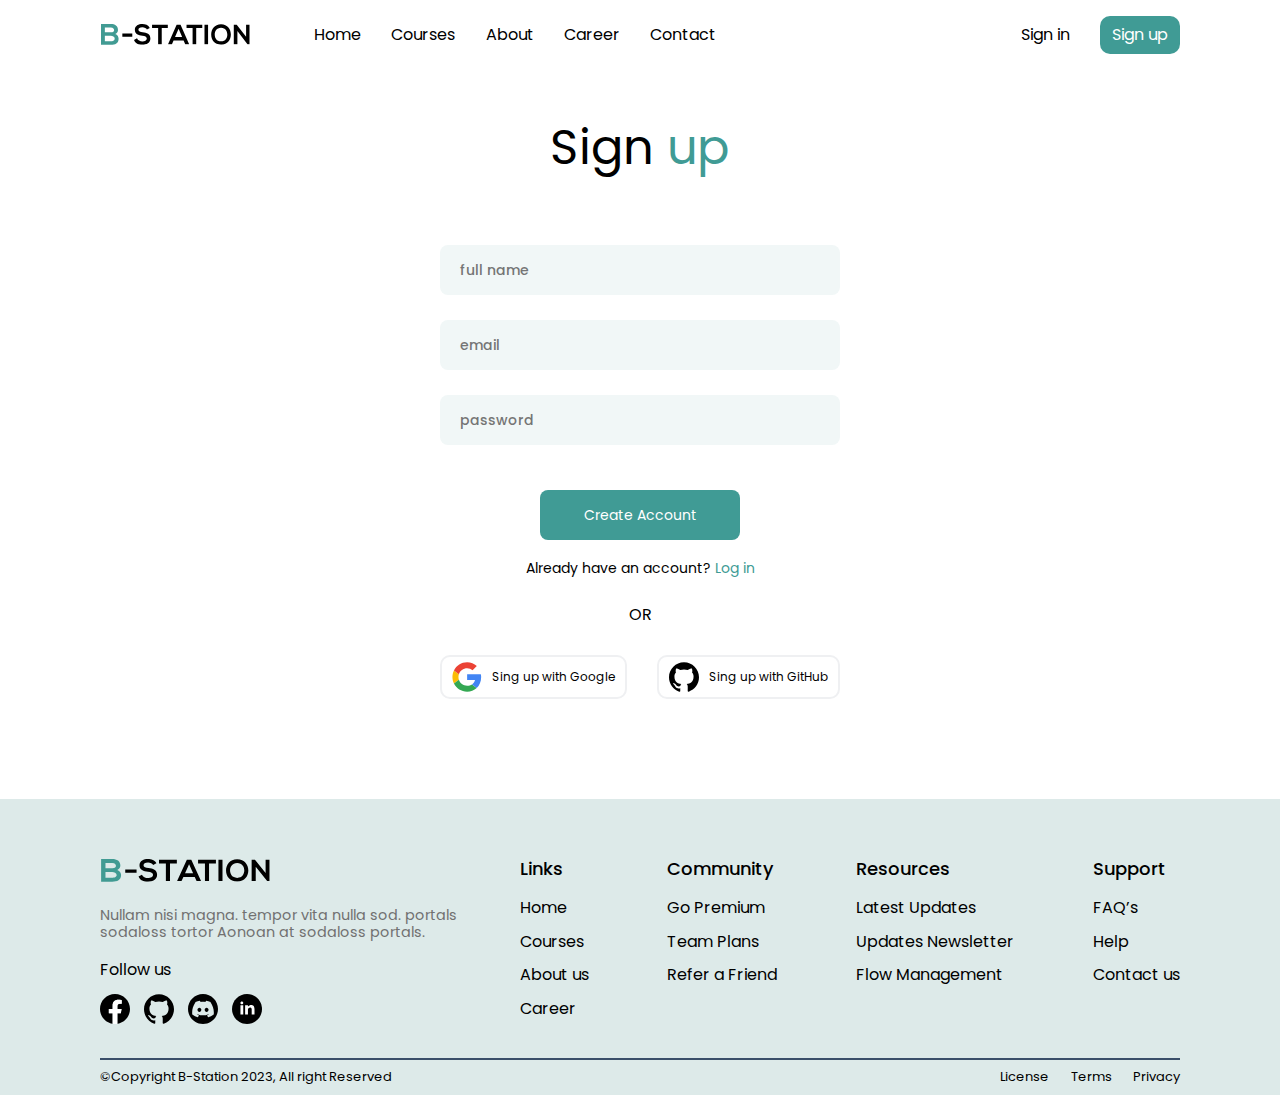
<file: pages/register.html>
<!DOCTYPE html>
<html lang="en">
  <head>
    <meta charset="UTF-8" />
    <meta http-equiv="X-UA-Compatible" content="IE=edge" />
    <meta name="viewport" content="width=device-width, initial-scale=1.0" />
    <link rel="icon" type="image/x-icon" href="../assets/icon/logo-b.svg" />
    <link rel="stylesheet" href="../css/normalize.css" />
    <link rel="stylesheet" href="../css/main-style.css" />
    <link rel="stylesheet" href="../css/login.css" />
    <title>Sign up</title>
  </head>
  <body>
    <!-- ------------------*** Header*** ------------------ -->
    <header>
      <nav class="my-navbar">
        <a href="../index.html" class="nav-branding"
          ><img src="../assets/icon/logo.svg" alt="logo"
        /></a>
        <ul class="nav-menu">
          <li class="nav-item">
            <a href="../index.html" class="nav-link">Home</a>
          </li>
          <li class="nav-item">
            <a href="courses.html" class="nav-link">Courses</a>
          </li>
          <li class="nav-item">
            <a href="about.html" class="nav-link">About</a>
          </li>
          <li class="nav-item">
            <a href="career.html" class="nav-link">Career</a>
          </li>

          <li class="nav-item flex-space">
            <a href="contact.html" class="nav-link">Contact</a>
          </li>
          <li class="nav-item">
            <a href="login.html" class="nav-link"> Sign in</a>
          </li>
          <li class="nav-item">
            <a href="register.html" class="nav-link"> Sign up</a>
          </li>
        </ul>
        <div class="hamburger">
          <span class="bar"></span>
          <span class="bar"></span>
          <span class="bar"></span>
        </div>
      </nav>
    </header>
    <div style="width: 100%; height: 70px"></div>
    <!-- ------------------*** main *** ------------------ -->
    <main>
      <!-- ------------------*** Sign Up Page *** ------------------ -->
      <section class="sign-in-up center-flex">
        <div class="title margin-bottom">Sign <span>up</span></div>
        <form action="" class="center-flex">
          <input type="text" placeholder="full name" />
          <input type="email" placeholder="email" />
          <input type="password" placeholder="password" />

          <input type="submit" value="Create Account" />
        </form>
        <div class="change-to-login">
          Already have an account?
          <a href=""> Log in</a>
        </div>
        <div>OR</div>
        <div class="sign-up-another-way">
          <div>
            <img src="../assets/icon/google.svg" alt="" /> Sing up with Google
          </div>
          <div>
            <img src="../assets/icon/github.svg" alt="" />Sing up with GitHub
          </div>
        </div>
      </section>
    </main>
    <!-- ------------------*** Footer *** ------------------ -->

    <section class="section-footer">
      <footer class="top">
        <div class="logo-footer">
          <img src="../assets/icon/logo.svg" />
          <div class="description">
            Nullam nisi magna. tempor vita nulla sod. portals sodaloss tortor
            Aonoan at sodaloss portals.
          </div>
          <div>Follow us</div>
          <div class="social-media">
            <img src="../assets/icon/facebook.svg" alt="facebook" />
            <img src="../assets/icon/github.svg" alt="facebook" />
            <img src="../assets/icon/discord.svg" alt="facebook" />
            <img src="../assets/icon/linkedin.svg" alt="facebook" />
          </div>
        </div>

        <div class="my-links">
          <div>
            <h2>Links</h2>
            <a href="#">Home</a>
            <a href="#">Courses</a>
            <a href="#">About us</a>
            <a href="#">Career</a>
          </div>
          <div>
            <h2>Community</h2>
            <a href="#">Go Premium</a>
            <a href="#">Team Plans</a>
            <a href="#">Refer a Friend</a>
          </div>
          <div>
            <h2>Resources</h2>
            <a href="#">Latest Updates</a>
            <a href="#">Updates Newsletter</a>
            <a href="#">Flow Management</a>
          </div>
          <div>
            <h2>Support</h2>
            <a href="#">FAQ’s</a>
            <a href="#">Help</a>
            <a href="#">Contact us</a>
          </div>
        </div>
      </footer>
      <footer class="bottom">
        <div class="legal">
          <div>&copy;Copyright B-Station 2023, All right Reserved</div>
          <div>
            <a href="#"> License </a>
            <a href="#"> Terms </a>
            <a href="#"> Privacy </a>
          </div>
        </div>
      </footer>
    </section>
    <script src="../javascript/script.js"></script>
  </body>
</html>
</file>
<file: css/main-style.css>
/* import */
@import url('https://fonts.googleapis.com/css2?family=Poppins:wght@100;200;300;400;500;600;700&display=swap');

* {
    padding: 0;
    margin: 0;
    box-sizing: border-box;
    font-family: 'Poppins', sans-serif;
}

/* ----------*** Header ***---------- */
header {
    background-color: #ffffff;
    position: fixed;
    top: 0;
    width: 100%;
    padding: 0 100px;
    z-index: 100;
}

li {
    list-style: none;
}

a {
    color: black;
    text-decoration: none;
}

.my-navbar {
    min-height: 70px;
    display: flex;
    justify-content: space-between;
    align-items: center;
}

.nav-branding {
    padding-right: 5vw;
}

.nav-branding img {
    width: 150px;
}

.nav-menu {
    display: flex;
    justify-content: start;
    align-items: center;
    gap: 3.5%;
    width: 100%;
    margin-bottom: 0;
    padding-left: 0;
}

.nav-menu li:last-child {
    transition: 0.7s ease;
    padding: 10px 12px;
    background-color: #409B95;
    border-radius: 10px;
}

/* .nav-menu li:last-child:is(:hover) {
    transition: 0.7s ease;
    padding:10px 12px;
    background-color: #409B95;
    border-radius: 10px;
} */
.nav-menu li:last-child a {
    color: #ffffff !important;
}

.nav-branding {
    font-size: 2rem;
}

.nav-link {
    transition: 0.7s ease;
}

.nav-link:hover {
    color: #409B95 !important;
}

.hamburger {
    display: none;
    cursor: pointer;
}

.bar {
    display: block;
    width: 25px;
    height: 3px;
    margin: 5px auto;
    -webkit-transition: all 0.3s ease-in-out;
    transition: all 0.3s ease-in-out;
    background-color: #000000;
}

.flex-space {
    flex-grow: 2;
}

@media (max-width:768px) {
    header {
        padding: 0 20px;
    }

    .hamburger {
        display: block;
    }

    .hamburger.active .bar:nth-child(2) {
        opacity: 0;
    }

    .hamburger.active .bar:nth-child(1) {
        transform: translateY(8px) rotate(45deg);
    }

    .hamburger.active .bar:nth-child(3) {
        transform: translateY(-8px) rotate(-45deg);
    }

    .nav-menu {
        position: fixed;
        left: -100%;
        top: 70px;
        gap: 0;
        flex-direction: column;
        background-color: #ffffff;
        width: 100%;
        text-align: center;
        transition: 0.3s;
    }

    .nav-item {
        margin: 16px 0;
    }

    .nav-menu.active {
        left: 0;
    }
}

/* Small Screens */

@media (min-width: 768px) and (max-width: 991px) {
    header {
        padding: 0 40px;
    }
}

/* ----------*** category ***---------- */
.category {
    margin: 100px 0;
}

.category .title {
    font-size: 1.7rem;
}

.category .sub-title {
    margin-top: 10px;
    font-size: 0.9rem;
    color: #979797;
}

.category .margin-cate {
    margin: 0 100px;
}

.category .margin-cate div:last-child {
    display: flex;
    justify-content: space-between;
}

.outline-btn {
    font-size: 15px;
    border: 2px solid #419b93;
    color: #419b93;
    padding: 10px;
    border-radius: 5px;
    text-decoration: none;
}

.outside-btn {
    display: none;
}

.container-cards {
    display: grid;
    grid-template-columns: repeat(auto-fill, minmax(300px, 1fr));
    background-color: #f1f7f7;
    gap: 40px;
    padding: 40px 100px;
    margin-top: 50px;
}

.container-cards .card {
    display: flex;
    flex-direction: row;
    align-items: center;
    background-color: #ffffff;
    border: none;
    padding: 25px;
}

.container-cards img {
    width: 50px;
}

.icon-cate {
    background-color: #EBF6ED;
    padding: 25px;
    margin-right: 20px;
    border-radius: 10px;
}

.container-cards .card h6 {
    font-size: 17px;
}

.container-cards .card p {
    font-size: 14px;
}

.container-cards .card:nth-child(1) .icon-cate {
    background-color: #e9f8ff;
}

.container-cards .card:nth-child(2) .icon-cate {
    background-color: #4540e1;
}

.container-cards .card:nth-child(3) .icon-cate {
    background-color: #fff4ef;
}

.container-cards .card:nth-child(4) .icon-cate {
    background-color: #fdf0ed;
}

.container-cards .card:nth-child(5) .icon-cate {
    background-color: #fbf0fd;
}

.container-cards .card:nth-child(6) .icon-cate {
    background-color: #f0fcf6;
}

/* Mobile */

@media (max-width: 767px) {
    .category {
        margin: 50px 0;
    }

    .category .title {
        font-size: 1.4rem;
    }

    .category .sub-title {
        margin-top: 10px;
        font-size: 0.7rem;
        color: #979797;
    }

    .category .margin-cate {
        margin: 0 20px;
    }

    .container-cards .card {
        display: flex;
        align-items: center;
        padding: 15px;
    }


    .container-cards img {
        width: 40px;
    }


    .icon-cate {
        padding: 15px;
        border-radius: 10px;
    }

    .container-cards .card h6 {
        font-size: 15px;
    }

    .container-cards .card p {
        font-size: 12px;
    }

    .container-cards {
        gap: 20px;
        padding: 30px 20px;
        margin-top: 5px;
    }

    .inside-btn {
        visibility: hidden;
    }

    .outside-btn {
        display: flex;
        justify-content: center;
        margin-top: 30px;
    }
}

/* Small Screens */

@media (min-width: 768px) and (max-width: 991px) {
    .category {
        margin: 50px 0;
    }

    .category .title {
        font-size: 1.7rem;
    }

    .category .sub-title {
        margin-top: 10px;
        font-size: 0.9rem;
        color: #979797;
    }

    .category .margin-cate {
        margin: 0 40px;
    }

    .container-cards {
        grid-template-columns: repeat(2, 1fr);
        gap: 20px;
        padding: 30px 20px;
        margin-top: 5px;
    }

    .container-cards .card {
        display: flex;
        align-items: center;
        padding: 15px;
    }

    .container-cards img {
        width: 40px;
    }

    .icon-cate {
        padding: 15px;
        border-radius: 10px;
    }

    .container-cards .card h6 {
        font-size: 15px;
    }

    .container-cards .card p {
        font-size: 12px;
    }

    .inside-btn {
        visibility: hidden;
    }

    .outside-btn {
        display: flex;
        justify-content: center;
        margin-top: 30px;
    }
}

/* ----------*** Students Opinions  ***---------- */
.students-opinions {
    margin: 100px;
}

.students-opinions .title {
    font-size: 1.7rem;
}

.students-opinions .sub-title {
    margin: 10px 0 20px;
    font-size: 0.9rem;
    color: #979797;
    width: 60%;
}

.items {
    display: flex;
    overflow-x: auto;
}

.items .item {
    min-width: 350px;
    background: #ddeae9;
    margin: 10px;
    border-radius: 10px;
    padding: 20px;
}

.items .item>div:first-child {
    font-size: 1.3rem;
    margin-bottom: 20px;
}

.opinions {
    display: flex;
    padding-bottom: 20px;
    border-bottom: 2px solid #409b95;
}

.opinions img {
    width: 25px;
    height: 25px;
    margin-right: 10px;
}

.user {
    display: flex;
    margin-top: 20px;
}

.user>img {
    width: 70px;
    height: 70px;
    background-color: #3a4f6a;
    border-radius: 100px;
    margin-right: 20px;
    object-fit: cover;
    object-position: 100% 0;
}

.opinions .comment {
    height: 12rem;
}

.name-rate {
    display: flex;
    flex-direction: column;
    justify-content: center;
}

.name {
    font-size: 18px;
}

.rate img {
    width: 20px;
    height: 20px;
}

/* Mobile */

@media (max-width: 767px) {
    .students-opinions {
        margin: 50px 20px;
    }

    .students-opinions .title {
        font-size: 1.3rem;
    }

    .students-opinions .sub-title {
        margin: 10px 0 20px;
        font-size: 0.7rem;
        width: 100%;

    }

    .items .item {
        min-width: 280px;
        margin: 5px;
        padding: 15px;
    }

    .items .item .title {
        font-size: 1.1rem;
        margin-bottom: 15px;
    }

    .user>img {
        width: 60px;
        height: 60px;
        margin-right: 15px;
    }

    .opinions .comment {
        height: 9rem;
        font-size: 0.8rem;
    }

    .name-rate {
        display: flex;
        flex-direction: column;
        justify-content: center;
    }

    .name {
        font-size: 16px;
    }

    .rate img {
        width: 16px;
        height: 16px;
    }

    .items::-webkit-scrollbar {
        display: none;
    }
}

/* Small Screens */

@media (min-width: 768px) and (max-width: 991px) {
    .students-opinions {
        margin: 100px 40px;
    }

    .opinions .comment {
        height: 12rem;
    }

    .students-opinions .sub-title {
        width: 100%;
    }

    .items::-webkit-scrollbar {
        display: none;
    }
}

/* ----------*** Courses ***---------- */
.courses {
    margin: 100px;
}

.courses>.title {
    font-size: 1.7rem;
}

.courses>.title-page {
    font-weight: 500;
    margin-bottom: 50px;
    font-size: 2.2rem;
}


.courses .sub-title {
    margin-top: 10px;
    font-size: 0.9rem;
    color: #979797;
}

.courses>div:nth-child(2) {
    display: flex;
    justify-content: space-between;
}

.courses .cards {
    display: grid;
    grid-template-columns: repeat(auto-fill, minmax(310px, 1fr));
    gap: 2.5vw;
    margin-top: 35px;
}

.courses .cards>div {
    background-color: #ddeae9;
    padding: 25px;
    border-radius: 10px;
}

.courses .cards .one-card>img {
    width: 100%;
    max-height: 11rem;
    object-fit: cover;
    object-position: 100% 0;
    border-radius: 10px;
}

.courses .cards a {
    display: inline-block;
    margin: 35px 0 20px;
    padding: 10px;
    background-color: #409b95;
    color: #ffffff;
    text-decoration: none;
    border-radius: 5px;
}

.cards p {
    font-size: 1.1rem;
    font-weight: 500;
    margin-bottom: 1rem
}

.bottom-card {
    display: inline-block;
}

.bottom-card {
    display: flex;
    align-items: center;
}

.users,
.rating,
.price {
    display: flex;
    justify-content: center;
    align-items: center;
    margin-right: 15px;
}

.bottom-card .users img,
.rating img,
.price img {
    width: 1.8rem;
    height: 1.8rem;
    padding: 5px;
    border-radius: 100px;
    margin-right: 8px;
}

.bottom-card .users img {
    background-color: #EFF6F5;
}

.bottom-card .rating img {
    background-color: #F5F3E4;
}

.bottom-card .price img {
    background-color: #fdefff;
}


/* Mobile */

@media (max-width: 767px) {
    .courses {
        margin: 50px 20px;
    }

    .courses .cards {
        gap: 10vw;
    }

    .courses .title {
        font-size: 1.4rem;
    }

    .courses .sub-title {
        margin-top: 10px;
        font-size: 0.7rem;
        color: #979797;
    }

    .cards p {
        font-size: 1rem;
    }
}

/* Small Screens */

@media (min-width: 768px) and (max-width: 991px) {
    .courses {
        margin: 100px 40px;
    }

    .courses .cards {
        display: grid;
        grid-template-columns: repeat(auto-fill, minmax(210px, 1fr));
        gap: 2vw;
    }

    .courses .cards>div {
        padding: 10px;

    }

    .courses .cards a {
        margin: 20px 0 10px;
        padding: 10px;
        font-size: 11px;
    }

    .cards p {
        font-size: 0.7rem;
    }

    .users,
    .rating,
    .price {
        display: flex;
        justify-content: center;
        align-items: center;
        margin-right: 8px;
    }

    .bottom-card .users img,
    .rating img,
    .price img {
        width: 1.2rem;
        height: 1.2rem;
        padding: 3px;
        border-radius: 100px;
        margin-right: 8px;
    }

    .bottom-card .users div,
    .rating div,
    .price div {
        font-size: 11px;
    }

    .courses .cards .one-card>img {
        max-height: 6.5rem;
    }
}

/* ----------*** newsletter ***---------- */
.newsletter {
    margin: 100px;
}

.newsletter .title {
    font-size: 1.7rem;
    text-align: center;
}

.newsletter .sub-title {
    margin-top: 10px;
    font-size: 0.9rem;
    color: #979797;
    text-align: center;
}

.newsletter form {
    width: 100%;
    display: flex;
    justify-content: center;
    margin-top: 30px;
}

.form-news input:first-child {
    border: none;
    padding: 15px;
    width: 100%;
    max-width: 350px;
    background-color: #f1f7f7;
    border-radius: 10px 0 0 10px;
}

.form-news input:last-child {
    border: none;
    padding: 15px;
    background-color: #409b95;
    color: #ffffff;
    border-radius: 0 10px 10px 0;
}


/* Mobile */

@media (max-width: 767px) {
    .newsletter {
        margin: 50px 20px;
    }

    .form-news input:first-child {
        padding: 12px;
        width: 14rem;
    }

    .form-news input:last-child {
        padding: 12px;
        font-size: 14px;
    }

    ::placeholder {
        font-size: 12px;
    }
}

/* Small Screens */
@media (min-width: 768px) and (max-width: 991px) {
    .newsletter {
        margin: 50px 40px;
    }

}

/* ----------*** Footer ***---------- */

.section-footer {
    background-color: #ddeae9;
    padding: 60px 100px 0;
}

footer {
    display: flex;
    align-items: flex-start;
}

.logo-footer img {
    width: 170px;
}

.description {
    margin: 20px 0;
    color: #717171;
    font-size: 0.9rem;
    width: 90%;
}

.social-media {
    margin-top: 15px;
}

.social-media img {
    width: 30px;
    margin-right: 10px;
}

/* links */
.my-links {
    display: flex;
    flex-wrap: wrap;
    justify-content: space-between;
    gap: 20px;
    width: 100%;
}

.my-links>div {
    display: flex;
    flex-direction: column;
    gap: 15px;
    margin-bottom: 20px;
}

.my-links h2 {
    margin-bottom: 5px;
    font-size: 18px;
    color: #000000;
    font-weight: 500;
}

.my-links a {
    color: #000;
    font-size: 16px;
    text-decoration: none;
}

footer.top {
    border-bottom: 2px solid #3a4f6a;
    padding-bottom: 20px;
}

.legal {
    font-size: 13px;
    display: flex;
    justify-content: space-between;
    width: 100%;
    margin: 10px 0;
}

.legal>div:last-child {
    width: 180px;
    display: flex;
    justify-content: space-between;
}

.legal a {
    font-size: 13px;
    color: #000;
    text-decoration: none;
}

/* Mobile */
@media (max-width: 767px) {
    .section-footer {
        padding: 60px 20px 0;
    }

    footer {
        flex-direction: column;
    }

    .my-links {
        flex-direction: column;
        margin-top: 40px;
    }

    .my-links>div {
        margin-bottom: 35px;
    }

    .legal {
        flex-direction: column;
    }

    .legal>div:last-child {
        margin-top: 10px;
    }

}

/* Small Screens */
@media (min-width: 768px) and (max-width: 991px) {
    .section-footer {
        padding: 60px 40px 0;
    }
}

.number-pages {
    display: flex;
    justify-content: center;
    align-items: center;
    margin-top: 50px;
}

.number-pages div {
    margin-right: 20px;
    font-size: 20px;
}
</file>
<file: css/about.css>
.about {
    margin: 50px 100px;
}

.about>h1 {
    text-align: center;
    font-weight: 500;
    margin-bottom: 50px;
    font-size: 2.2rem;
}

.about p {
    font-size: 17px;
    line-height: 30px;
    width: 100%;
    max-width: 60rem;
    margin: auto;
}

.our-beliefs {
    background-color: #f1f7f7;
    margin: 100px 0;
    padding: 20px;
    border-radius: 20px;
}

.title {
    text-align: center;
    font-weight: 500;
    margin-bottom: 50px;
    font-size: 1.8rem;
}

.beliefs {
    display: grid;
    grid-template-columns: repeat(auto-fill, minmax(400px, 1fr));
    gap: 50px;
    margin: 0 50px 50px;
}

.card-beliefs {
    display: flex;
    align-items: center;
    padding: 20px;
    border-radius: 10px;
    transition: 0.7s ease;
    background-color: #ffffff;
}

.card-beliefs img {
    width: 100px;
    height: 100px;
    margin-right: 30px;
}

.card-beliefs h3 {
    font-weight: 600;
    margin-bottom: 15px;
}

.card-beliefs p {
    font-size: 16px;
}

.card-beliefs:hover {
    transition: 0.7s ease;
    background-color: #ddeae9;
}

@media (max-width:768px) {
    .about {
        margin: 50px 20px;
    }

    .about>h1 {
        font-weight: 500;
        margin-bottom: 40px;
        font-size: 1.8rem;
    }

    .about p {
        font-size: 14px;
        line-height: 24px;
    }

    .beliefs {
        display: block;
        margin: 0 10px 50px;
    }

    .title {
        font-weight: 500;
        font-size: 1.5rem;
    }

    .beliefs .card-beliefs {
        margin-bottom: 20px;
        position: relative;
    }

    .card-beliefs img {
        width: 40px;
        height: 40px;
        margin-right: 20px;
        position: absolute;
        top: 15px;
        left: 15px;
    }

    .card-beliefs h3 {
        font-size: 16px;
        margin: 0 0 10px 50px;
    }

    .card-beliefs .margin-last-item {
        margin-bottom: 25px;
    }
}

@media (min-width: 768px) and (max-width: 991px) {
    .about {
        margin: 50px 50px;
    }
}


.box-info {
    background-color: #f1f7f7;
    display: flex;
    justify-content: space-around;
    padding: 10px;
    border-radius: 15px;
}

.card-info {
    display: flex;
    justify-content: space-between;
    padding: 20px;
    border-radius: 10px;
}

.card-info img {
    width: 40px;
}

.card-info div:first-child {
    background-color: #ffffff;
    margin-right: 20px;
    padding: 18px;
    border-radius: 8px;
}

.text-info {
    display: flex;
    flex-direction: column;
    justify-content: space-evenly;
}

.text-info span:first-child {
    font-size: 1.8rem;
    color: #419B93;
    font-weight: 500;
}

.text-info span:last-child {
    font-size: 1.2rem;
    color: #6F6F6F;
}

@media (max-width:768px) {
    .box-info {
        flex-wrap: wrap;
        justify-content: start;
    }

    .card-info img {
        width: 35px;
    }

    .text-info span:first-child {
        font-size: 1.5rem;
    }

    .text-info span:last-child {
        font-size: 1rem;
    }
}

@media (min-width: 768px) and (max-width: 991px) {

    .card-info img {
        width: 35px;
    }

    .text-info span:first-child {
        font-size: 1.5rem;
    }

    .text-info span:last-child {
        font-size: 1rem;
    }
}

/* ---------*** timeline ***--------- */
.timeline {
    position: relative;
    max-width: 1200px;
    margin: 100px auto;
}

.container {
    padding: 10px 0;
    position: relative;
    width: 50%;
}

.text-box {
    padding: 20px 30px;
    background: #f1f7f7;
    border-radius: 6px;
    font-size: 15px;
}

.text-box h3 {
    text-transform: capitalize;
    font-weight: 600;
    margin-bottom: 15px;
}

.text-box p {
    display: inline-block;
    font-size: 16px;
}


.left-container {
    padding-right: 50px;
    left: 0;
}

.right-container {
    padding-left: 50px;
    left: 50%;
}

.container>div:first-child {
    position: absolute;
    width: 50px;
    border-radius: 8px;
    right: -20px;
    top: 29px;
    z-index: 10;
    background-color: #f1f7f7;
    padding: 5px;
    text-align: center;
}

.right-container>div:first-child {
    left: -20px;
}

.timeline::after {
    content: "";
    position: absolute;
    width: 6px;
    height: 100%;
    background-color: #f1f7f7;
    top: 0;
    left: 50%;
    margin-left: -3px;
    z-index: -1;
}

.box-history {
    display: flex;
    justify-content: center;
}

.box-history div {
    background-color: #f1f7f7;
    padding: 20px;
    border-radius: 10px;
    font-size: 20px;
    font-weight: 500;
}

.start {
    margin-bottom: 50px;
}

.end {
    margin-top: 50px;
}


.container-arrow {
    height: 0;
    width: 0;
    position: absolute;
    top: 28px;
    z-index: 1;
    border-top: 15px solid transparent;
    border-bottom: 15px solid transparent;
}

.left-container-arrow {
    border-left: 15px solid #f1f7f7;
    right: 36px;
}

.right-container-arrow {
    border-right: 15px solid #f1f7f7;
    left: 36px;
}

@media (max-width:768px) {
    .timeline {
        margin: 50px auto;
    }

    .timeline::after {
        left: 28px;
    }

    .container {
        width: 100%;
        padding-left: 70px;
        padding-right: 0;
    }

    .text-box {
        font-size: 13px;
        padding: 20px;
    }

    .right-container {
        left: 0;
    }

    .right-container>div:first-child,
    .left-container>div:first-child {
        left: 0px;
    }

    .left-container-arrow,
    .right-container-arrow {
        border-right: 15px solid #f1f7f7;
        border-left: 0;
        left: 56px;
    }

    .box-history {
        display: flex;
        justify-content: start;
    }

    .box-history div {
        padding: 20px;
        font-size: 17px;
    }

    .text-box p {
        font-size: 14px;
        line-height: 22px;
    }
}

@media (min-width: 768px) and (max-width: 991px) {
    .text-box {
        padding: 20px;
    }

    .text-box p {
        font-size: 14px;
        line-height: 25px;
    }
}
</file>
<file: css/career.css>
/* ----------*** Career CSS code start ***---------- */

.career {
    margin: 100px 100px;
}

.career h1 {
    text-align: center;
    margin-bottom: 6rem;
    font-weight: 500;
    font-size: 2.2rem;
}


.career h1 span {
    color: #409B95;
}

.career-container {
    display: grid;
    grid-template-rows: repeat(6, 1fr);
    gap: 10px 0;
    width: 100%;
    max-width: 60rem;
    margin: auto;
}

.job {
    display: flex;
    justify-content: space-between;
    padding: 12px 40px;
    align-items: center;
}

.career-header {
    background-color: #409B95;
    color: white;

}

.career-container button {
    background-color: #409B95;
    color: white;
    border: none;
    padding: 10px;
    font-size: .8rem;
    border-radius: 7px;
}

.job-link:nth-child(odd) {
    background-color: #f1f7f7;


}

.job-link:nth-child(even) {
    background-color: #ddeae9;

}

@media screen and (max-width: 768px) {
    .career {
        margin: 20px 20px;
    }

    .job {
        font-size: 0.9rem;
        padding: 10px 20px;

    }

    .career h1 {
        font-size: 1.5rem;
        margin-bottom: 4rem;

    }
}
</file>
<file: css/contact.css>
.contact-us {
    margin: 0 100px;
}

.title-section {
    font-size: 40px;
    margin: 60px 0 10px;
}

.sub-title {
    font-size: 16px;
    margin: 30px 0;
    line-height: 1.6rem;
}

.phone,
.location {
    display: flex;
    align-items: center;
    font-size: 18px;
    margin: 10px 0;
}

.phone a {
    color: #000000;
    font-weight: 400;
}

.phone img,
.location img {
    width: 20px;
    height: 20px;
    margin-right: 10px;
}

.social-media {
    margin: 30px 0;
}

.social-media img {
    width: 39px;
    height: 39px;
    margin-right: 8px;
    margin-bottom: 8px;
}

.form {
    margin-bottom: 5rem;
}

.form div {
    display: flex;
    flex-direction: column;
    margin: 0 10px;
}

.form>div {
    margin-bottom: 20px;
}

label {
    font-size: 15px;
    padding: 10px 0;
}

input {
    height: 50px;
    width: 100%;
    border: none;
    border-radius: 8px;
    font-size: 14px;
    background-color: #f1f7f7;
}


textarea {
    height: 150px;
    border: none;
    border-radius: 8px;
    background-color: #f1f7f7;


}

::placeholder {
    padding: 10px;
}

.button {
    display: flex;
    justify-content: center;
    align-items: center;
}

.button input {
    display: flex;
    justify-content: center;
    align-items: center;
    background-color: #409b95;
    color: #ffffff;
    border: none;
    text-transform: uppercase;
    border-radius: 10px;
    padding: 12px;
    margin-top: 20px;
    width: 120px;
    height: 45px;
    font-size: 16px;
    font-weight: 500;

}

.container-contact {
    display: grid;
    grid-template-columns: repeat(2, 1fr);
}

.container-contact>div {
    margin-right: 50px;
}

@media (max-width: 767px) {
    .contact-us {
        margin: 0 20px;
    }

    .sub-title {
        font-size: 14px;
        margin: 30px 0;
        line-height: 1.4rem;
    }

    .margin-btn {
        width: 50px;
        height: 50px;
    }

    .button-project div {
        font-size: 13px;
    }

    label {
        font-size: 15px;
        padding: 10px 0;
    }

    input {
        height: 40px;
        width: 100%;
        font-size: 14px;
    }


    textarea {
        height: 80px;


    }

    .social-media img {
        width: 35px;
        height: 35px;
        margin-right: 8px;
    }


    .button input {
        border-radius: 10px;
        padding: 12px;
        margin-top: 20px;
        width: 120px;
        height: 45px;
        font-size: 16px;

    }

    .container-contact {
        display: block;
    }

    .location {
        margin-bottom: 50px;
    }


}

@media (min-width: 768px) and (max-width: 991px) {
    .contact-us {
        margin: 0 40px;
    }

    .button-project div {
        font-size: 15px;
    }
}
</file>
<file: css/login.css>
.sign-in-up {
    margin: 50px 100px 100px;
}

.title {
    font-size: 3rem;
    margin-bottom: 20px;
}

.margin-bottom {
    margin-bottom: 70px;
}

.title span {
    color: #409b95;
}

.sub-title {
    font-size: 1rem;
    margin-bottom: 50px;
}

.center-flex {
    display: flex;
    justify-content: center;
    flex-direction: column;
    align-items: center;
}

.checkbox-forgot {
    width: 400px;
    display: flex;
    justify-content: space-between;
    margin-bottom: 50px;
}

form {
    min-width: 100%
}

form>input {
    height: 50px;
    width: 400px;
    border: none;
    border-radius: 8px;
    font-size: 14px;
    background-color: #f1f7f7;
    margin: auto;
    margin-bottom: 25px;
}

input[type=submit] {
    width: 200px;
    background-color: #409B95;
    color: #ffffff;
    margin: 20px 0 20px;

}

::placeholder {
    padding: 20px;
    font-weight: 500;
}

.change-to-login {
    font-size: 14px;
    margin-bottom: 30px;
}

.change-to-login a {
    color: #409B95;
}

.sign-up-another-way {
    width: 400px;
    display: flex;
    justify-content: space-between;
    margin-top: 30px;
}

.sign-up-another-way div {
    display: flex;
    justify-content: center;
    align-items: center;
    font-size: 12px;
    border: 2px solid #eff0f2;
    padding: 5px 10px;
    border-radius: 10px;

}

.sign-up-another-way img {
    width: 30px;
    margin-right: 10px;
}

@media (max-width: 767px) {
    .sign-in-up {
        margin: 50px 20px 50px;
    }

    .checkbox-forgot {
        width: 100%;
        max-width: 400px;
    }

    form>input {

        width: 100%;
        max-width: 400px;
    }
    input[type=submit] {
        width: 50%;
        max-width:200px;

    }
    .sign-up-another-way {
        flex-direction: column;
        width: 100%;
        max-width: 400px;
    }
    .sign-up-another-way div {
        margin-bottom: 10px;
    
    }
}
</file>
